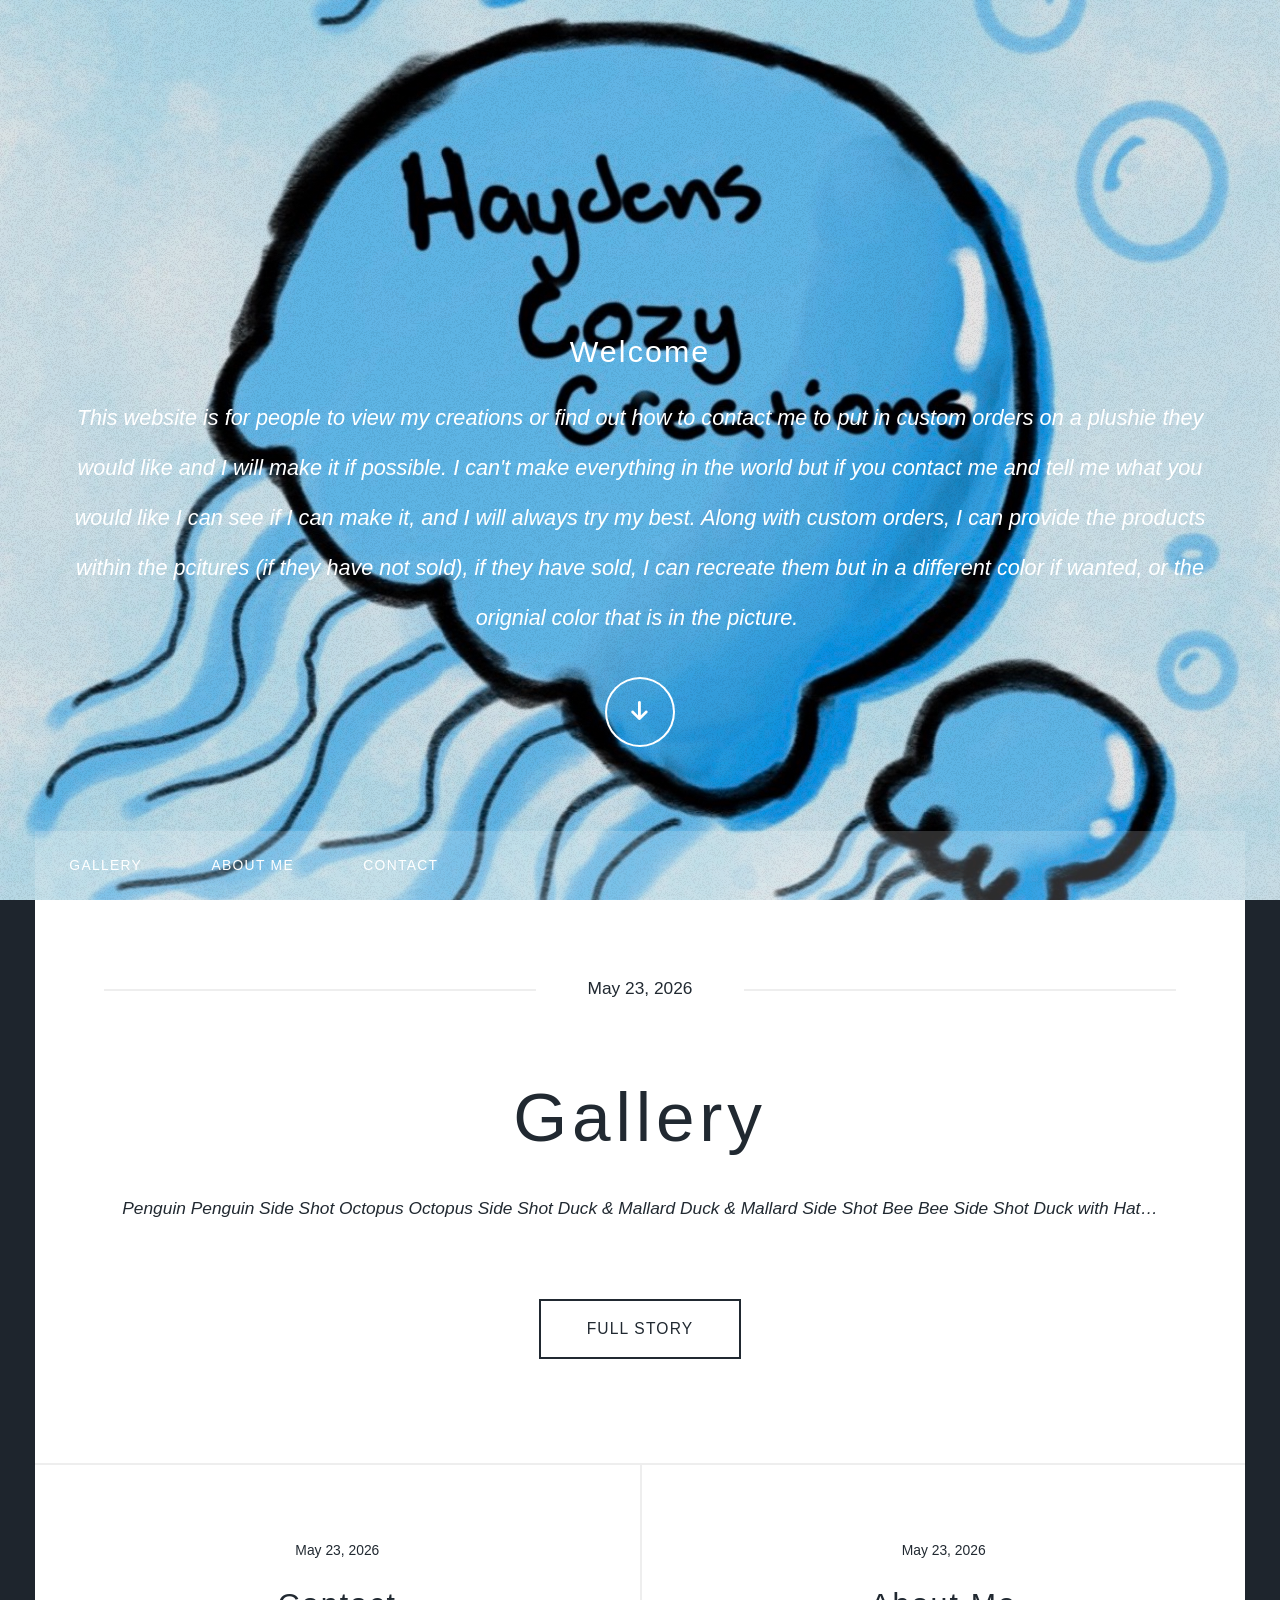
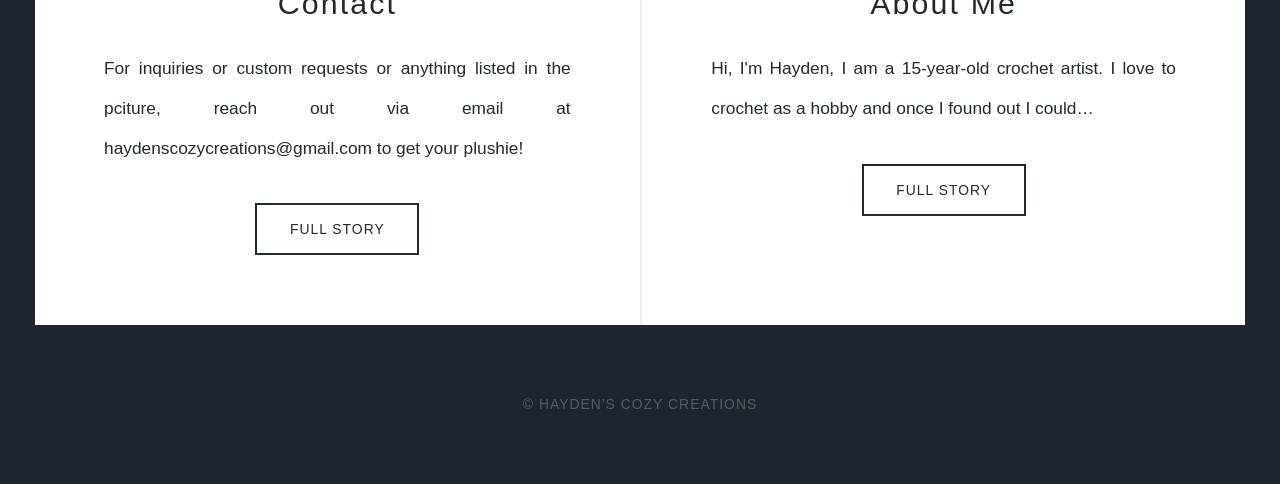
<file: index.html>
<!DOCTYPE html><html lang="en-gb"><head><meta charset="utf-8"><meta http-equiv="X-UA-Compatible" content="IE=edge"><meta name="viewport" content="width=device-width,initial-scale=1,user-scalable=no"><title>Hayden&#x27;s Cozy Creations</title><meta name="generator" content="Publii Open-Source CMS for Static Site"><link rel="canonical" href="https://megahedron.github.io/haydenscozycreations/"><link rel="alternate" type="application/atom+xml" href="https://megahedron.github.io/haydenscozycreations/feed.xml" title="Hayden&#x27;s Cozy Creations - RSS"><link rel="alternate" type="application/json" href="https://megahedron.github.io/haydenscozycreations/feed.json" title="Hayden&#x27;s Cozy Creations - JSON"><meta property="og:title" content="Hayden's Cozy Creations"><meta property="og:image" content="https://megahedron.github.io/haydenscozycreations/media/website/zaruq.jpg"><meta property="og:image:width" content="1024"><meta property="og:image:height" content="1024"><meta property="og:site_name" content="Hayden's Cozy Creations"><meta property="og:description" content=""><meta property="og:url" content="https://megahedron.github.io/haydenscozycreations/"><meta property="og:type" content="website"><link rel="stylesheet" href="https://megahedron.github.io/haydenscozycreations/assets/css/fontawesome-all.min.css?v=85514f933f9e0b82460af63f1a403fa5"><link rel="stylesheet" href="https://megahedron.github.io/haydenscozycreations/assets/css/style.css?v=d934ed7aaa7cf8f9a968b7108ae8d969"><noscript><link rel="stylesheet" href="https://megahedron.github.io/haydenscozycreations/assets/css/noscript.css?v=efa867a99f5064d6729e4dc2008ad50b"></noscript><script type="application/ld+json">{"@context":"http://schema.org","@type":"Organization","name":"Hayden's Cozy Creations","logo":"https://megahedron.github.io/haydenscozycreations/media/website/zaruq.jpg","url":"https://megahedron.github.io/haydenscozycreations/"}</script><style>#wrapper > .bg {
               background-image: url(https://megahedron.github.io/haydenscozycreations/assets/images/overlay.png), linear-gradient(0deg, rgba(0, 0, 0, 0.1), rgba(0, 0, 0, 0.1)), url(https://megahedron.github.io/haydenscozycreations/media/website/IMG_2759.jpeg);
           }</style><noscript><style>img[loading] {
                    opacity: 1;
                }</style></noscript></head><body class="is-preload home-template"><div id="wrapper" class="fade-in"><div id="intro"><h2>Welcome</h2><p>This website is for people to view my creations or find out how to contact me to put in custom orders on a plushie they would like and I will make it if possible. I can't make everything in the world but if you contact me and tell me what you would like I can see if I can make it, and I will always try my best. Along with custom orders, I can provide the products within the pcitures (if they have not sold), if they have sold, I can recreate them but in a different color if wanted, or the orignial color that is in the picture. </p><ul class="actions"><li><a href="#header" class="button icon solid solo fa-arrow-down scrolly">Continue</a></li></ul></div><header id="header"><a class="logo logo-image" href="https://megahedron.github.io/haydenscozycreations/"><img src="https://megahedron.github.io/haydenscozycreations/media/website/zaruq.jpg" alt="Hayden&#x27;s Cozy Creations" width="1024" height="1024"></a></header><nav id="nav"><ul class="links"><li><a href="https://megahedron.github.io/haydenscozycreations/gallery.html" target="_self">Gallery</a></li><li><a href="https://megahedron.github.io/haydenscozycreations/about-me.html" target="_self">About Me</a></li><li><a href="https://megahedron.github.io/haydenscozycreations/contact.html" target="_self">Contact</a></li></ul></nav><main id="main"><article class="post featured"><header class="major"><time datetime="2026-05-23T20:30" class="date">May 23, 2026</time><h2><a href="https://megahedron.github.io/haydenscozycreations/gallery.html">Gallery</a></h2><p>Penguin Penguin Side Shot Octopus Octopus Side Shot Duck &amp; Mallard Duck &amp; Mallard Side Shot Bee Bee Side Shot Duck with Hat&hellip;</p></header><ul class="actions special"><li><a href="https://megahedron.github.io/haydenscozycreations/gallery.html" class="button large">Full Story</a></li></ul></article><section class="posts"><article><header><time datetime="2026-05-23T20:39" class="date">May 23, 2026</time><h2><a href="https://megahedron.github.io/haydenscozycreations/contact.html">Contact</a></h2></header><p>For inquiries or custom requests or anything listed in the pciture, reach out via email at haydenscozycreations@gmail.com to get your plushie!</p><ul class="actions special"><li><a href="https://megahedron.github.io/haydenscozycreations/contact.html" class="button">Full Story</a></li></ul></article><article><header><time datetime="2026-05-23T20:38" class="date">May 23, 2026</time><h2><a href="https://megahedron.github.io/haydenscozycreations/about-me.html">About Me</a></h2></header><p>Hi, I'm Hayden, I am a 15-year-old crochet artist. I love to crochet as a hobby and once I found out I could&hellip;</p><ul class="actions special"><li><a href="https://megahedron.github.io/haydenscozycreations/about-me.html" class="button">Full Story</a></li></ul></article></section></main><footer id="copyright"><ul><li>© Hayden's Cozy Creations</li></ul></footer></div><script src="https://megahedron.github.io/haydenscozycreations/assets/js/jquery.min.js?v=c9771cc3e90e18f5336eedbd0fffb2cf"></script><script src="https://megahedron.github.io/haydenscozycreations/assets/js/jquery.scrollex.min.js?v=f89065e3d988006af9791b44561d7c90"></script><script src="https://megahedron.github.io/haydenscozycreations/assets/js/jquery.scrolly.min.js?v=1ed5a78bde1476875a40f6b9ff44fc14"></script><script src="https://megahedron.github.io/haydenscozycreations/assets/js/browser.min.js?v=c07298dd19048a8a69ad97e754dfe8d0"></script><script src="https://megahedron.github.io/haydenscozycreations/assets/js/breakpoints.min.js?v=81a479eb099e3b187613943b085923b8"></script><script src="https://megahedron.github.io/haydenscozycreations/assets/js/util.min.js?v=4201a626f8c9b614a663b3a1d7d82615"></script><script src="https://megahedron.github.io/haydenscozycreations/assets/js/main.min.js?v=56233c354bd814758be8bff42f7e13a5"></script><script>/*<![CDATA[*/var images=document.querySelectorAll("img[loading]");for(var i=0;i<images.length;i++){if(images[i].complete){images[i].classList.add("is-loaded")}else{images[i].addEventListener("load",function(){this.classList.add("is-loaded")},false)}};/*]]>*/</script></body></html>
</file>
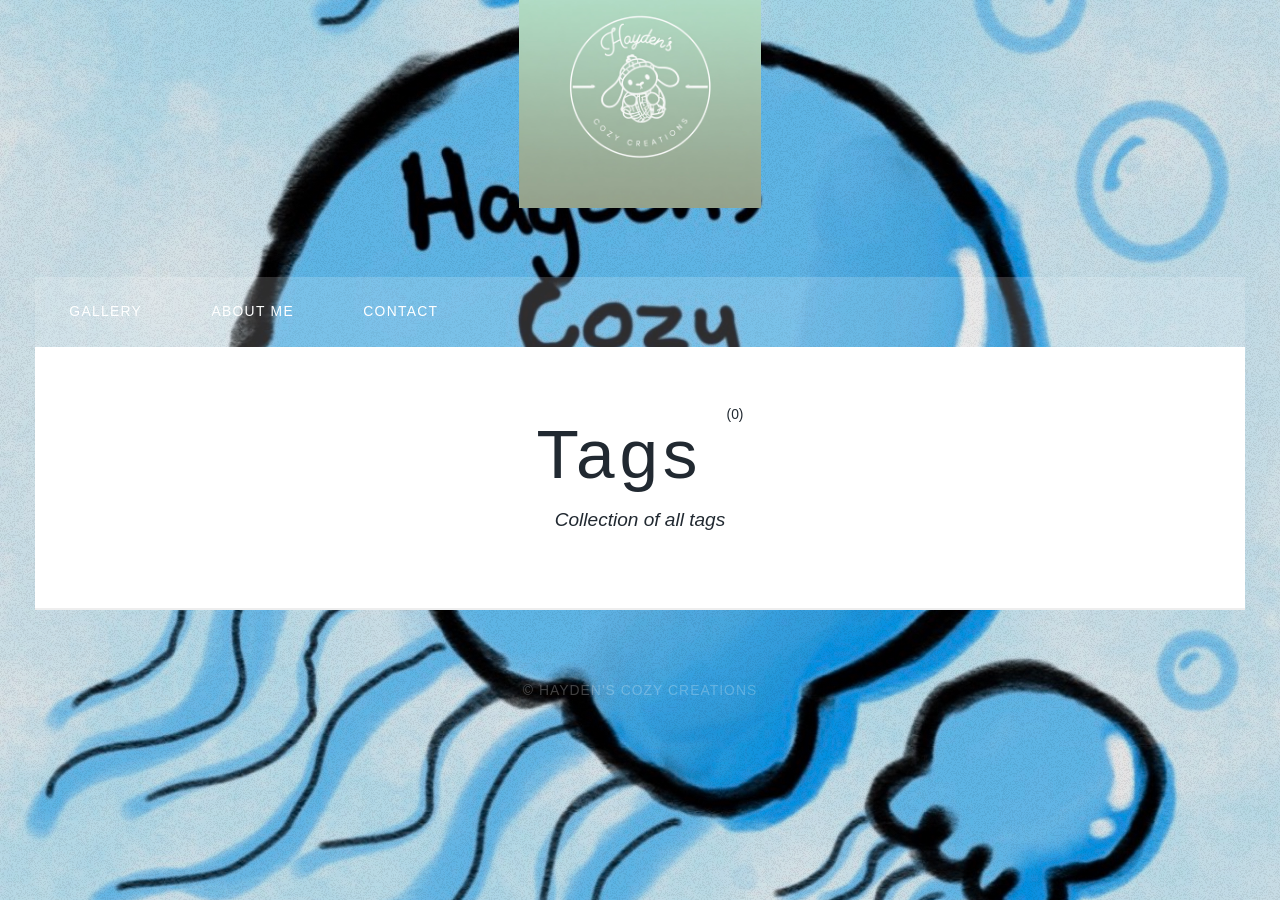
<file: tags/index.html>
<!DOCTYPE html><html lang="en-gb"><head><meta charset="utf-8"><meta http-equiv="X-UA-Compatible" content="IE=edge"><meta name="viewport" content="width=device-width,initial-scale=1,user-scalable=no"><title>All tags - Hayden&#x27;s Cozy Creations</title><meta name="robots" content="noindex, follow"><meta name="generator" content="Publii Open-Source CMS for Static Site"><link rel="alternate" type="application/atom+xml" href="https://megahedron.github.io/haydenscozycreations/feed.xml" title="Hayden&#x27;s Cozy Creations - RSS"><link rel="alternate" type="application/json" href="https://megahedron.github.io/haydenscozycreations/feed.json" title="Hayden&#x27;s Cozy Creations - JSON"><meta property="og:title" content="Hayden's Cozy Creations"><meta property="og:image" content="https://megahedron.github.io/haydenscozycreations/media/website/zaruq.jpg"><meta property="og:image:width" content="1024"><meta property="og:image:height" content="1024"><meta property="og:site_name" content="Hayden's Cozy Creations"><meta property="og:description" content=""><meta property="og:url" content="https://megahedron.github.io/haydenscozycreations/tags/"><meta property="og:type" content="website"><link rel="stylesheet" href="https://megahedron.github.io/haydenscozycreations/assets/css/fontawesome-all.min.css?v=85514f933f9e0b82460af63f1a403fa5"><link rel="stylesheet" href="https://megahedron.github.io/haydenscozycreations/assets/css/style.css?v=d934ed7aaa7cf8f9a968b7108ae8d969"><noscript><link rel="stylesheet" href="https://megahedron.github.io/haydenscozycreations/assets/css/noscript.css?v=efa867a99f5064d6729e4dc2008ad50b"></noscript><script type="application/ld+json">{"@context":"http://schema.org","@type":"Organization","name":"Hayden's Cozy Creations","logo":"https://megahedron.github.io/haydenscozycreations/media/website/zaruq.jpg","url":"https://megahedron.github.io/haydenscozycreations/"}</script><style>#wrapper > .bg {
               background-image: url(https://megahedron.github.io/haydenscozycreations/assets/images/overlay.png), linear-gradient(0deg, rgba(0, 0, 0, 0.1), rgba(0, 0, 0, 0.1)), url(https://megahedron.github.io/haydenscozycreations/media/website/IMG_2759.jpeg);
           }</style><noscript><style>img[loading] {
                    opacity: 1;
                }</style></noscript></head><body class="is-preload tags-template"><div id="wrapper"><header id="header"><a class="logo logo-image" href="https://megahedron.github.io/haydenscozycreations/"><img src="https://megahedron.github.io/haydenscozycreations/media/website/zaruq.jpg" alt="Hayden&#x27;s Cozy Creations" width="1024" height="1024"></a></header><nav id="nav"><ul class="links"><li><a href="https://megahedron.github.io/haydenscozycreations/gallery.html" target="_self">Gallery</a></li><li><a href="https://megahedron.github.io/haydenscozycreations/about-me.html" target="_self">About Me</a></li><li><a href="https://megahedron.github.io/haydenscozycreations/contact.html" target="_self">Contact</a></li></ul></nav><main id="main"><header class="page-header"><h1>Tags <sup>(0)</sup></h1><p>Collection of all tags</p></header><section class="posts"></section></main><footer id="copyright"><ul><li>© Hayden's Cozy Creations</li></ul></footer></div><script src="https://megahedron.github.io/haydenscozycreations/assets/js/jquery.min.js?v=c9771cc3e90e18f5336eedbd0fffb2cf"></script><script src="https://megahedron.github.io/haydenscozycreations/assets/js/jquery.scrollex.min.js?v=f89065e3d988006af9791b44561d7c90"></script><script src="https://megahedron.github.io/haydenscozycreations/assets/js/jquery.scrolly.min.js?v=1ed5a78bde1476875a40f6b9ff44fc14"></script><script src="https://megahedron.github.io/haydenscozycreations/assets/js/browser.min.js?v=c07298dd19048a8a69ad97e754dfe8d0"></script><script src="https://megahedron.github.io/haydenscozycreations/assets/js/breakpoints.min.js?v=81a479eb099e3b187613943b085923b8"></script><script src="https://megahedron.github.io/haydenscozycreations/assets/js/util.min.js?v=4201a626f8c9b614a663b3a1d7d82615"></script><script src="https://megahedron.github.io/haydenscozycreations/assets/js/main.min.js?v=56233c354bd814758be8bff42f7e13a5"></script><script>/*<![CDATA[*/var images=document.querySelectorAll("img[loading]");for(var i=0;i<images.length;i++){if(images[i].complete){images[i].classList.add("is-loaded")}else{images[i].addEventListener("load",function(){this.classList.add("is-loaded")},false)}};/*]]>*/</script></body></html>
</file>
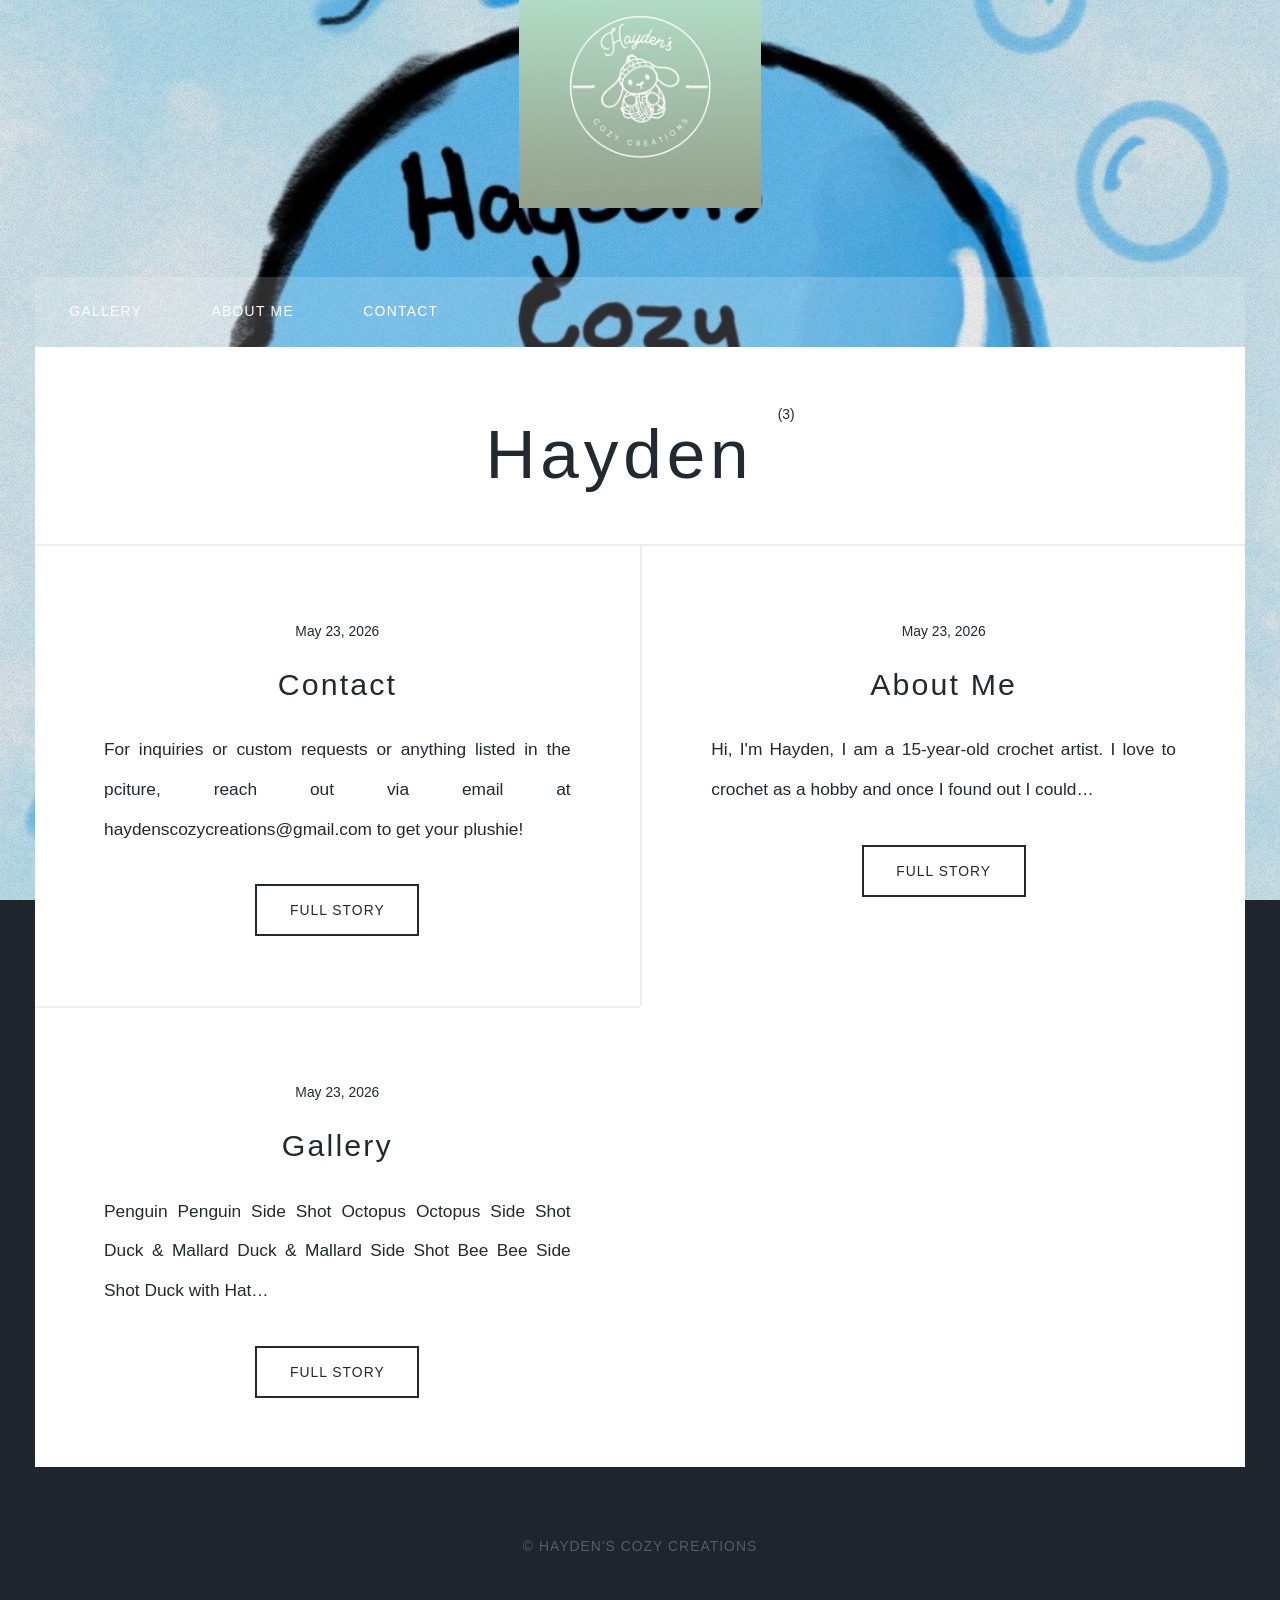
<file: authors/hayden/index.html>
<!DOCTYPE html><html lang="en-gb"><head><meta charset="utf-8"><meta http-equiv="X-UA-Compatible" content="IE=edge"><meta name="viewport" content="width=device-width,initial-scale=1,user-scalable=no"><title>Author: Hayden - Hayden&#x27;s Cozy Creations</title><meta name="robots" content="noindex, follow"><meta name="generator" content="Publii Open-Source CMS for Static Site"><link rel="alternate" type="application/atom+xml" href="https://megahedron.github.io/haydenscozycreations/feed.xml" title="Hayden&#x27;s Cozy Creations - RSS"><link rel="alternate" type="application/json" href="https://megahedron.github.io/haydenscozycreations/feed.json" title="Hayden&#x27;s Cozy Creations - JSON"><meta property="og:title" content="Hayden"><meta property="og:image" content="https://megahedron.github.io/haydenscozycreations/media/website/zaruq.jpg"><meta property="og:image:width" content="1024"><meta property="og:image:height" content="1024"><meta property="og:site_name" content="Hayden's Cozy Creations"><meta property="og:description" content=""><meta property="og:url" content="https://megahedron.github.io/haydenscozycreations/authors/hayden/"><meta property="og:type" content="website"><link rel="stylesheet" href="https://megahedron.github.io/haydenscozycreations/assets/css/fontawesome-all.min.css?v=85514f933f9e0b82460af63f1a403fa5"><link rel="stylesheet" href="https://megahedron.github.io/haydenscozycreations/assets/css/style.css?v=d934ed7aaa7cf8f9a968b7108ae8d969"><noscript><link rel="stylesheet" href="https://megahedron.github.io/haydenscozycreations/assets/css/noscript.css?v=efa867a99f5064d6729e4dc2008ad50b"></noscript><script type="application/ld+json">{"@context":"http://schema.org","@type":"Organization","name":"Hayden's Cozy Creations","logo":"https://megahedron.github.io/haydenscozycreations/media/website/zaruq.jpg","url":"https://megahedron.github.io/haydenscozycreations/"}</script><style>#wrapper > .bg {
               background-image: url(https://megahedron.github.io/haydenscozycreations/assets/images/overlay.png), linear-gradient(0deg, rgba(0, 0, 0, 0.1), rgba(0, 0, 0, 0.1)), url(https://megahedron.github.io/haydenscozycreations/media/website/IMG_2759.jpeg);
           }</style><noscript><style>img[loading] {
                    opacity: 1;
                }</style></noscript></head><body class="is-preload author-template"><div id="wrapper"><header id="header"><a class="logo logo-image" href="https://megahedron.github.io/haydenscozycreations/"><img src="https://megahedron.github.io/haydenscozycreations/media/website/zaruq.jpg" alt="Hayden&#x27;s Cozy Creations" width="1024" height="1024"></a></header><nav id="nav"><ul class="links"><li><a href="https://megahedron.github.io/haydenscozycreations/gallery.html" target="_self">Gallery</a></li><li><a href="https://megahedron.github.io/haydenscozycreations/about-me.html" target="_self">About Me</a></li><li><a href="https://megahedron.github.io/haydenscozycreations/contact.html" target="_self">Contact</a></li></ul></nav><main id="main"><header class="page-header author-header"><h1>Hayden <sup>(3)</sup></h1></header><section class="posts"><article><header><time datetime="2026-05-23T20:39" class="date">May 23, 2026</time><h2><a href="https://megahedron.github.io/haydenscozycreations/contact.html">Contact</a></h2></header><p>For inquiries or custom requests or anything listed in the pciture, reach out via email at haydenscozycreations@gmail.com to get your plushie!</p><ul class="actions special"><li><a href="https://megahedron.github.io/haydenscozycreations/contact.html" class="button">Full Story</a></li></ul></article><article><header><time datetime="2026-05-23T20:38" class="date">May 23, 2026</time><h2><a href="https://megahedron.github.io/haydenscozycreations/about-me.html">About Me</a></h2></header><p>Hi, I'm Hayden, I am a 15-year-old crochet artist. I love to crochet as a hobby and once I found out I could&hellip;</p><ul class="actions special"><li><a href="https://megahedron.github.io/haydenscozycreations/about-me.html" class="button">Full Story</a></li></ul></article><article><header><time datetime="2026-05-23T20:30" class="date">May 23, 2026</time><h2><a href="https://megahedron.github.io/haydenscozycreations/gallery.html">Gallery</a></h2></header><p>Penguin Penguin Side Shot Octopus Octopus Side Shot Duck &amp; Mallard Duck &amp; Mallard Side Shot Bee Bee Side Shot Duck with Hat&hellip;</p><ul class="actions special"><li><a href="https://megahedron.github.io/haydenscozycreations/gallery.html" class="button">Full Story</a></li></ul></article></section></main><footer id="copyright"><ul><li>© Hayden's Cozy Creations</li></ul></footer></div><script src="https://megahedron.github.io/haydenscozycreations/assets/js/jquery.min.js?v=c9771cc3e90e18f5336eedbd0fffb2cf"></script><script src="https://megahedron.github.io/haydenscozycreations/assets/js/jquery.scrollex.min.js?v=f89065e3d988006af9791b44561d7c90"></script><script src="https://megahedron.github.io/haydenscozycreations/assets/js/jquery.scrolly.min.js?v=1ed5a78bde1476875a40f6b9ff44fc14"></script><script src="https://megahedron.github.io/haydenscozycreations/assets/js/browser.min.js?v=c07298dd19048a8a69ad97e754dfe8d0"></script><script src="https://megahedron.github.io/haydenscozycreations/assets/js/breakpoints.min.js?v=81a479eb099e3b187613943b085923b8"></script><script src="https://megahedron.github.io/haydenscozycreations/assets/js/util.min.js?v=4201a626f8c9b614a663b3a1d7d82615"></script><script src="https://megahedron.github.io/haydenscozycreations/assets/js/main.min.js?v=56233c354bd814758be8bff42f7e13a5"></script><script>/*<![CDATA[*/var images=document.querySelectorAll("img[loading]");for(var i=0;i<images.length;i++){if(images[i].complete){images[i].classList.add("is-loaded")}else{images[i].addEventListener("load",function(){this.classList.add("is-loaded")},false)}};/*]]>*/</script></body></html>
</file>
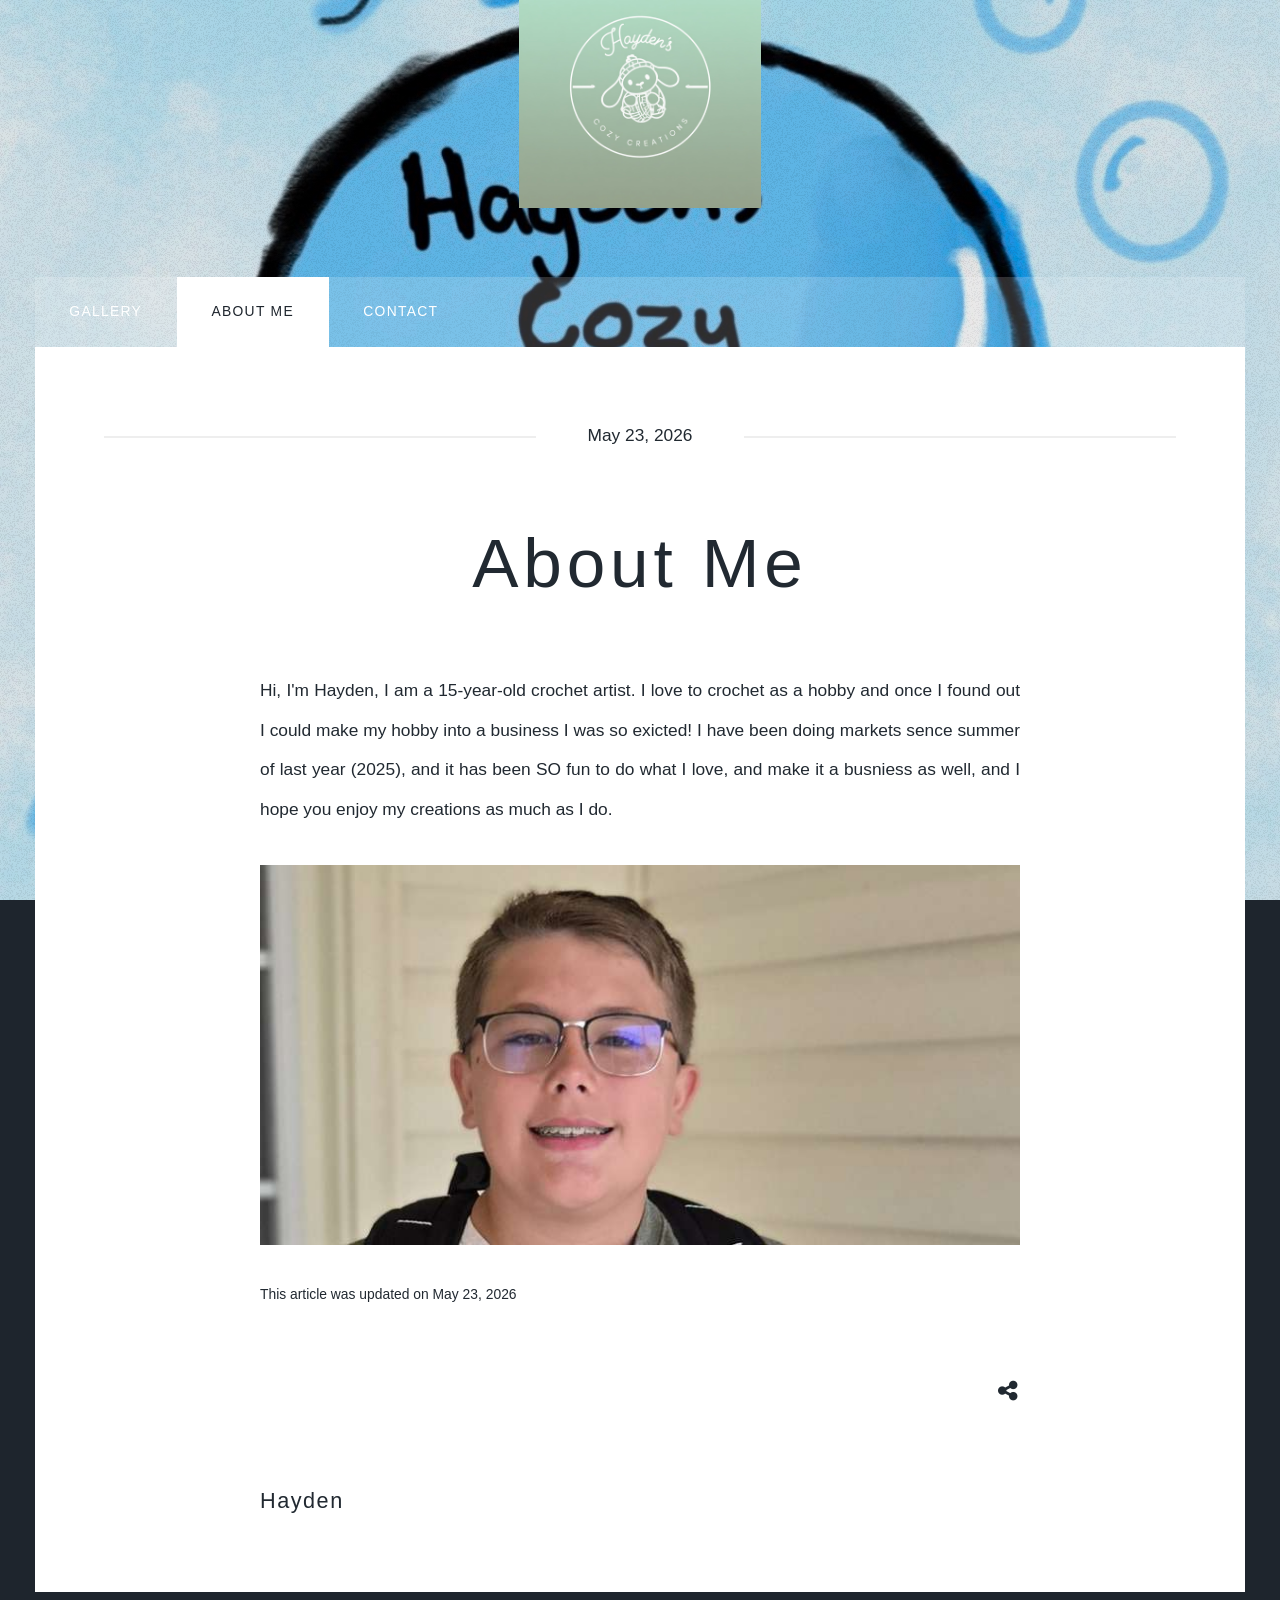
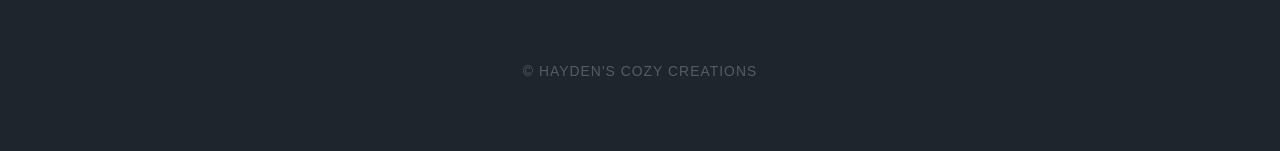
<file: about-me.html>
<!DOCTYPE html><html lang="en-gb"><head><meta charset="utf-8"><meta http-equiv="X-UA-Compatible" content="IE=edge"><meta name="viewport" content="width=device-width,initial-scale=1,user-scalable=no"><title>About Me - Hayden&#x27;s Cozy Creations</title><meta name="description" content="Hi, I'm Hayden, I am a 15-year-old crochet artist. I love to crochet as a hobby and once I found out I could&hellip;"><meta name="generator" content="Publii Open-Source CMS for Static Site"><link rel="canonical" href="https://megahedron.github.io/haydenscozycreations/about-me.html"><link rel="alternate" type="application/atom+xml" href="https://megahedron.github.io/haydenscozycreations/feed.xml" title="Hayden&#x27;s Cozy Creations - RSS"><link rel="alternate" type="application/json" href="https://megahedron.github.io/haydenscozycreations/feed.json" title="Hayden&#x27;s Cozy Creations - JSON"><meta property="og:title" content="About Me"><meta property="og:image" content="https://megahedron.github.io/haydenscozycreations/media/website/zaruq.jpg"><meta property="og:image:width" content="1024"><meta property="og:image:height" content="1024"><meta property="og:site_name" content="Hayden's Cozy Creations"><meta property="og:description" content="Hi, I'm Hayden, I am a 15-year-old crochet artist. I love to crochet as a hobby and once I found out I could&hellip;"><meta property="og:url" content="https://megahedron.github.io/haydenscozycreations/about-me.html"><meta property="og:type" content="article"><link rel="stylesheet" href="https://megahedron.github.io/haydenscozycreations/assets/css/fontawesome-all.min.css?v=85514f933f9e0b82460af63f1a403fa5"><link rel="stylesheet" href="https://megahedron.github.io/haydenscozycreations/assets/css/style.css?v=d934ed7aaa7cf8f9a968b7108ae8d969"><noscript><link rel="stylesheet" href="https://megahedron.github.io/haydenscozycreations/assets/css/noscript.css?v=efa867a99f5064d6729e4dc2008ad50b"></noscript><script type="application/ld+json">{"@context":"http://schema.org","@type":"Article","mainEntityOfPage":{"@type":"WebPage","@id":"https://megahedron.github.io/haydenscozycreations/about-me.html"},"headline":"About Me","datePublished":"2026-05-23T20:38-04:00","dateModified":"2026-05-23T21:59-04:00","image":{"@type":"ImageObject","url":"https://megahedron.github.io/haydenscozycreations/media/website/zaruq.jpg","height":1024,"width":1024},"description":"Hi, I'm Hayden, I am a 15-year-old crochet artist. I love to crochet as a hobby and once I found out I could&hellip;","author":{"@type":"Person","name":"Hayden","url":"https://megahedron.github.io/haydenscozycreations/authors/hayden/"},"publisher":{"@type":"Organization","name":"Hayden","logo":{"@type":"ImageObject","url":"https://megahedron.github.io/haydenscozycreations/media/website/zaruq.jpg","height":1024,"width":1024}}}</script><style>#wrapper > .bg {
               background-image: url(https://megahedron.github.io/haydenscozycreations/assets/images/overlay.png), linear-gradient(0deg, rgba(0, 0, 0, 0.1), rgba(0, 0, 0, 0.1)), url(https://megahedron.github.io/haydenscozycreations/media/website/IMG_2759.jpeg);
           }</style><noscript><style>img[loading] {
                    opacity: 1;
                }</style></noscript></head><body class="is-preload post-template"><div id="wrapper"><header id="header"><a class="logo logo-image" href="https://megahedron.github.io/haydenscozycreations/"><img src="https://megahedron.github.io/haydenscozycreations/media/website/zaruq.jpg" alt="Hayden&#x27;s Cozy Creations" width="1024" height="1024"></a></header><nav id="nav"><ul class="links"><li><a href="https://megahedron.github.io/haydenscozycreations/gallery.html" target="_self">Gallery</a></li><li class="active"><a href="https://megahedron.github.io/haydenscozycreations/about-me.html" target="_self">About Me</a></li><li><a href="https://megahedron.github.io/haydenscozycreations/contact.html" target="_self">Contact</a></li></ul></nav><main id="main"><article class="post"><header class="major"><time datetime="2026-05-23T20:38" class="date">May 23, 2026</time><h1>About Me</h1><p class="post__inner"></p></header><div class="post__inner post__entry"><p>Hi, I'm Hayden, I am a 15-year-old crochet artist. I love to crochet as a hobby and once I found out I could make my hobby into a business I was so exicted! I have been doing markets sence summer of last year (2025), and it has been SO fun to do what I love, and make it a busniess as well, and I hope you enjoy my creations as much as I do. </p><figure class="post__image post__image--wide"><img loading="lazy" src="https://megahedron.github.io/haydenscozycreations/media/posts/3/hayden.jpg" alt="Hayden" width="1081" height="540" sizes="(max-width: 48em) 100vw, 768px" srcset="https://megahedron.github.io/haydenscozycreations/media/posts/3/responsive/hayden-xs.jpg 300w, https://megahedron.github.io/haydenscozycreations/media/posts/3/responsive/hayden-sm.jpg 480w, https://megahedron.github.io/haydenscozycreations/media/posts/3/responsive/hayden-md.jpg 768w, https://megahedron.github.io/haydenscozycreations/media/posts/3/responsive/hayden-lg.jpg 1024w, https://megahedron.github.io/haydenscozycreations/media/posts/3/responsive/hayden-xl.jpg 1360w, https://megahedron.github.io/haydenscozycreations/media/posts/3/responsive/hayden-2xl.jpg 1600w"></figure></div><footer class="post__inner post__footer"><p class="post__last-updated">This article was updated on May 23, 2026</p><div class="post__share-tag-container"><div class="post__share"><button class="post__share-button js-post__share-button icon" aria-label="Share button"><i class="fas fa-share-alt"></i></button><div class="post__share-popup js-post__share-popup"></div></div></div><div class="post__bio"><div><h3><a href="https://megahedron.github.io/haydenscozycreations/authors/hayden/" class="invert" rel="author">Hayden</a></h3></div></div></footer></article></main><footer id="copyright"><ul><li>© Hayden's Cozy Creations</li></ul></footer></div><script src="https://megahedron.github.io/haydenscozycreations/assets/js/jquery.min.js?v=c9771cc3e90e18f5336eedbd0fffb2cf"></script><script src="https://megahedron.github.io/haydenscozycreations/assets/js/jquery.scrollex.min.js?v=f89065e3d988006af9791b44561d7c90"></script><script src="https://megahedron.github.io/haydenscozycreations/assets/js/jquery.scrolly.min.js?v=1ed5a78bde1476875a40f6b9ff44fc14"></script><script src="https://megahedron.github.io/haydenscozycreations/assets/js/browser.min.js?v=c07298dd19048a8a69ad97e754dfe8d0"></script><script src="https://megahedron.github.io/haydenscozycreations/assets/js/breakpoints.min.js?v=81a479eb099e3b187613943b085923b8"></script><script src="https://megahedron.github.io/haydenscozycreations/assets/js/util.min.js?v=4201a626f8c9b614a663b3a1d7d82615"></script><script src="https://megahedron.github.io/haydenscozycreations/assets/js/main.min.js?v=56233c354bd814758be8bff42f7e13a5"></script><script>/*<![CDATA[*/var images=document.querySelectorAll("img[loading]");for(var i=0;i<images.length;i++){if(images[i].complete){images[i].classList.add("is-loaded")}else{images[i].addEventListener("load",function(){this.classList.add("is-loaded")},false)}};/*]]>*/</script></body></html>
</file>
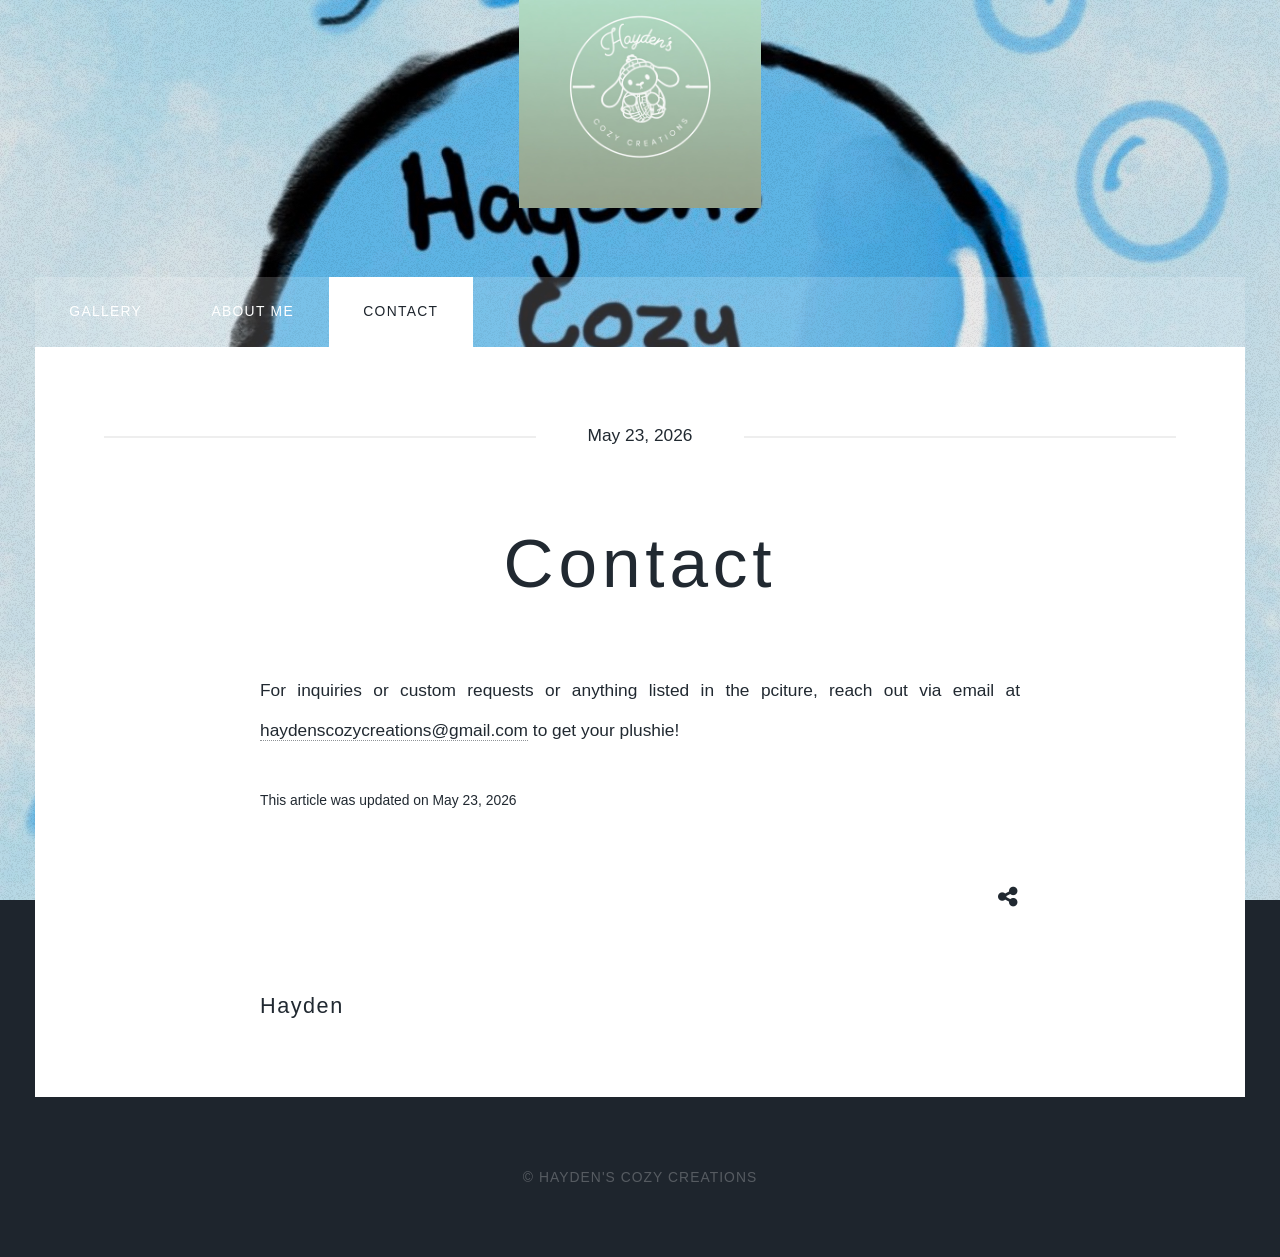
<file: contact.html>
<!DOCTYPE html><html lang="en-gb"><head><meta charset="utf-8"><meta http-equiv="X-UA-Compatible" content="IE=edge"><meta name="viewport" content="width=device-width,initial-scale=1,user-scalable=no"><title>Contact - Hayden&#x27;s Cozy Creations</title><meta name="description" content="For inquiries or custom requests or anything listed in the pciture, reach out via email at haydenscozycreations@gmail.com to get your plushie!"><meta name="generator" content="Publii Open-Source CMS for Static Site"><link rel="canonical" href="https://megahedron.github.io/haydenscozycreations/contact.html"><link rel="alternate" type="application/atom+xml" href="https://megahedron.github.io/haydenscozycreations/feed.xml" title="Hayden&#x27;s Cozy Creations - RSS"><link rel="alternate" type="application/json" href="https://megahedron.github.io/haydenscozycreations/feed.json" title="Hayden&#x27;s Cozy Creations - JSON"><meta property="og:title" content="Contact"><meta property="og:image" content="https://megahedron.github.io/haydenscozycreations/media/website/zaruq.jpg"><meta property="og:image:width" content="1024"><meta property="og:image:height" content="1024"><meta property="og:site_name" content="Hayden's Cozy Creations"><meta property="og:description" content="For inquiries or custom requests or anything listed in the pciture, reach out via email at haydenscozycreations@gmail.com to get your plushie!"><meta property="og:url" content="https://megahedron.github.io/haydenscozycreations/contact.html"><meta property="og:type" content="article"><link rel="stylesheet" href="https://megahedron.github.io/haydenscozycreations/assets/css/fontawesome-all.min.css?v=85514f933f9e0b82460af63f1a403fa5"><link rel="stylesheet" href="https://megahedron.github.io/haydenscozycreations/assets/css/style.css?v=d934ed7aaa7cf8f9a968b7108ae8d969"><noscript><link rel="stylesheet" href="https://megahedron.github.io/haydenscozycreations/assets/css/noscript.css?v=efa867a99f5064d6729e4dc2008ad50b"></noscript><script type="application/ld+json">{"@context":"http://schema.org","@type":"Article","mainEntityOfPage":{"@type":"WebPage","@id":"https://megahedron.github.io/haydenscozycreations/contact.html"},"headline":"Contact","datePublished":"2026-05-23T20:39-04:00","dateModified":"2026-05-23T22:00-04:00","image":{"@type":"ImageObject","url":"https://megahedron.github.io/haydenscozycreations/media/website/zaruq.jpg","height":1024,"width":1024},"description":"For inquiries or custom requests or anything listed in the pciture, reach out via email at haydenscozycreations@gmail.com to get your plushie!","author":{"@type":"Person","name":"Hayden","url":"https://megahedron.github.io/haydenscozycreations/authors/hayden/"},"publisher":{"@type":"Organization","name":"Hayden","logo":{"@type":"ImageObject","url":"https://megahedron.github.io/haydenscozycreations/media/website/zaruq.jpg","height":1024,"width":1024}}}</script><style>#wrapper > .bg {
               background-image: url(https://megahedron.github.io/haydenscozycreations/assets/images/overlay.png), linear-gradient(0deg, rgba(0, 0, 0, 0.1), rgba(0, 0, 0, 0.1)), url(https://megahedron.github.io/haydenscozycreations/media/website/IMG_2759.jpeg);
           }</style><noscript><style>img[loading] {
                    opacity: 1;
                }</style></noscript></head><body class="is-preload post-template"><div id="wrapper"><header id="header"><a class="logo logo-image" href="https://megahedron.github.io/haydenscozycreations/"><img src="https://megahedron.github.io/haydenscozycreations/media/website/zaruq.jpg" alt="Hayden&#x27;s Cozy Creations" width="1024" height="1024"></a></header><nav id="nav"><ul class="links"><li><a href="https://megahedron.github.io/haydenscozycreations/gallery.html" target="_self">Gallery</a></li><li><a href="https://megahedron.github.io/haydenscozycreations/about-me.html" target="_self">About Me</a></li><li class="active"><a href="https://megahedron.github.io/haydenscozycreations/contact.html" target="_self">Contact</a></li></ul></nav><main id="main"><article class="post"><header class="major"><time datetime="2026-05-23T20:39" class="date">May 23, 2026</time><h1>Contact</h1><p class="post__inner"></p></header><div class="post__inner post__entry"><section id="contact" class="visible"><p>For inquiries or custom requests or anything listed in the pciture, reach out via email at<a href="mailto:haydenscozycreations@gmail.com"> haydenscozycreations@gmail.com</a> to get your plushie! </p></section></div><footer class="post__inner post__footer"><p class="post__last-updated">This article was updated on May 23, 2026</p><div class="post__share-tag-container"><div class="post__share"><button class="post__share-button js-post__share-button icon" aria-label="Share button"><i class="fas fa-share-alt"></i></button><div class="post__share-popup js-post__share-popup"></div></div></div><div class="post__bio"><div><h3><a href="https://megahedron.github.io/haydenscozycreations/authors/hayden/" class="invert" rel="author">Hayden</a></h3></div></div></footer></article></main><footer id="copyright"><ul><li>© Hayden's Cozy Creations</li></ul></footer></div><script src="https://megahedron.github.io/haydenscozycreations/assets/js/jquery.min.js?v=c9771cc3e90e18f5336eedbd0fffb2cf"></script><script src="https://megahedron.github.io/haydenscozycreations/assets/js/jquery.scrollex.min.js?v=f89065e3d988006af9791b44561d7c90"></script><script src="https://megahedron.github.io/haydenscozycreations/assets/js/jquery.scrolly.min.js?v=1ed5a78bde1476875a40f6b9ff44fc14"></script><script src="https://megahedron.github.io/haydenscozycreations/assets/js/browser.min.js?v=c07298dd19048a8a69ad97e754dfe8d0"></script><script src="https://megahedron.github.io/haydenscozycreations/assets/js/breakpoints.min.js?v=81a479eb099e3b187613943b085923b8"></script><script src="https://megahedron.github.io/haydenscozycreations/assets/js/util.min.js?v=4201a626f8c9b614a663b3a1d7d82615"></script><script src="https://megahedron.github.io/haydenscozycreations/assets/js/main.min.js?v=56233c354bd814758be8bff42f7e13a5"></script><script>/*<![CDATA[*/var images=document.querySelectorAll("img[loading]");for(var i=0;i<images.length;i++){if(images[i].complete){images[i].classList.add("is-loaded")}else{images[i].addEventListener("load",function(){this.classList.add("is-loaded")},false)}};/*]]>*/</script></body></html>
</file>
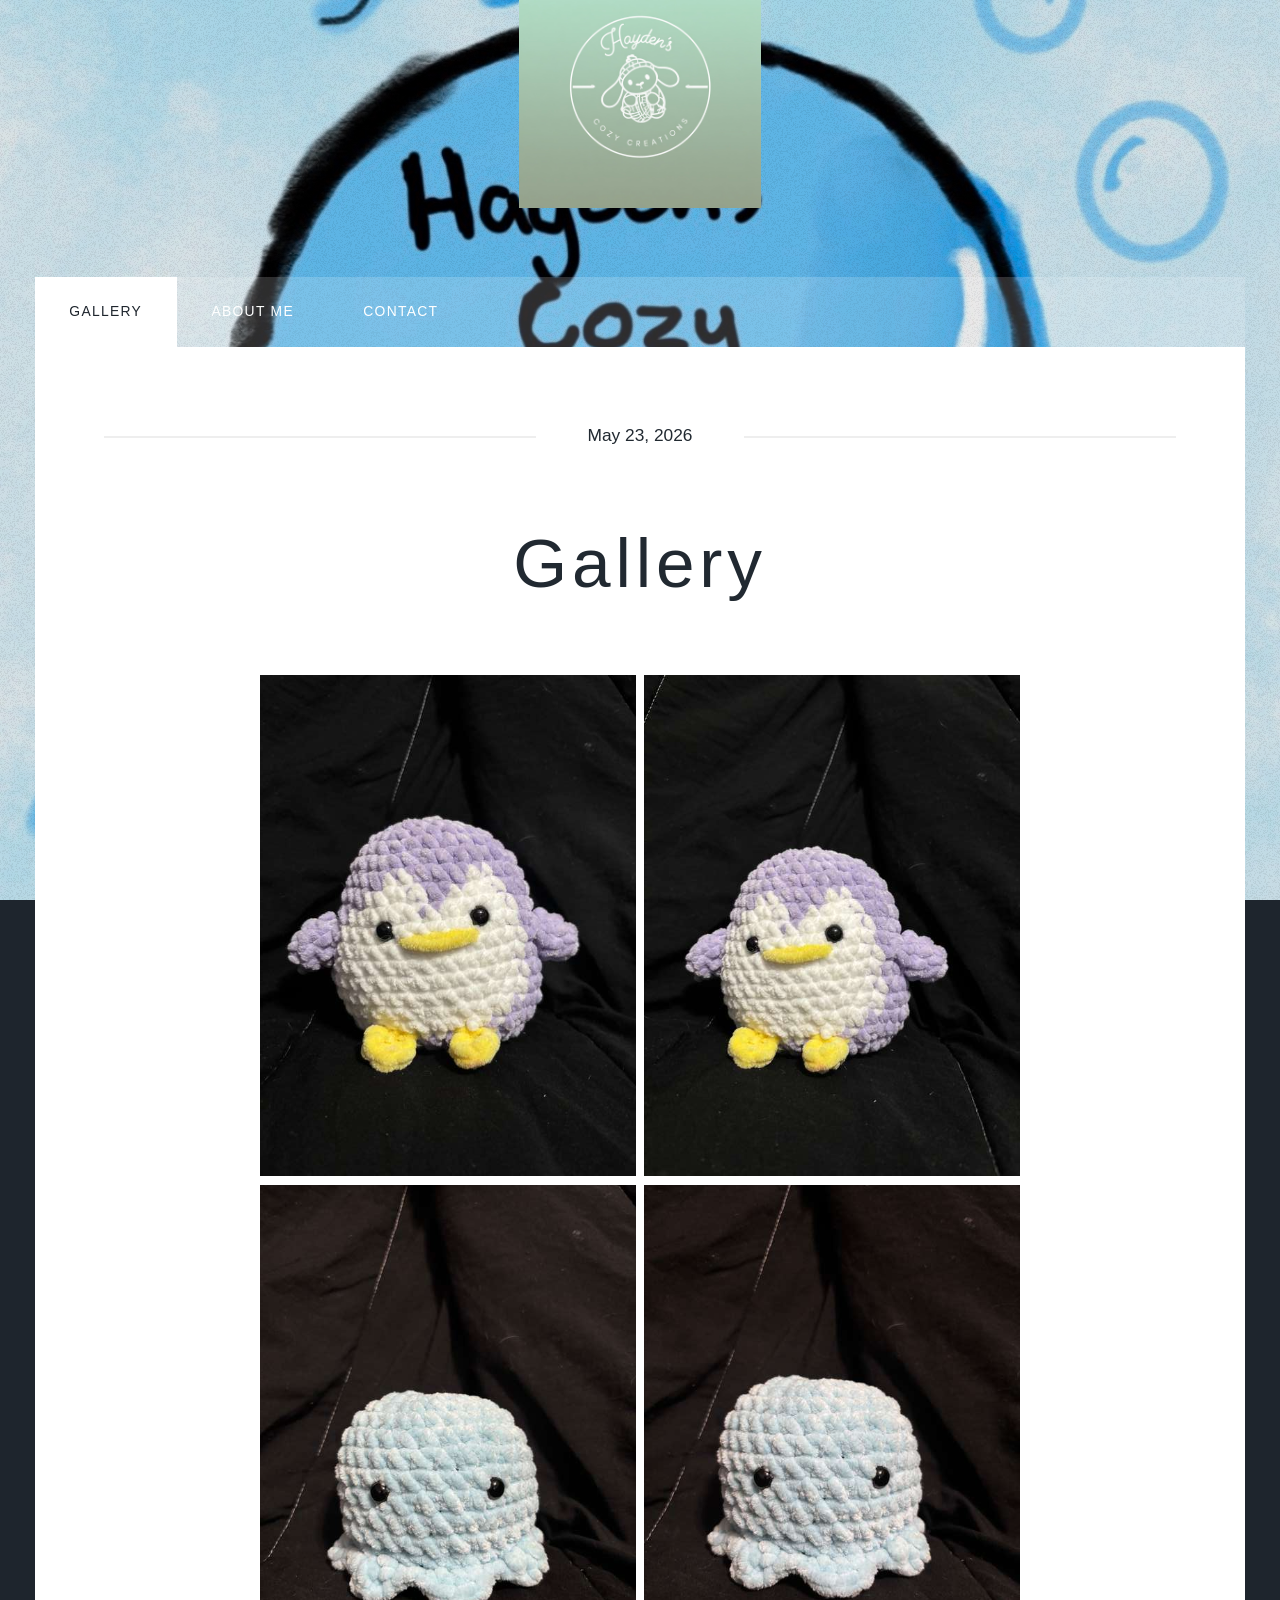
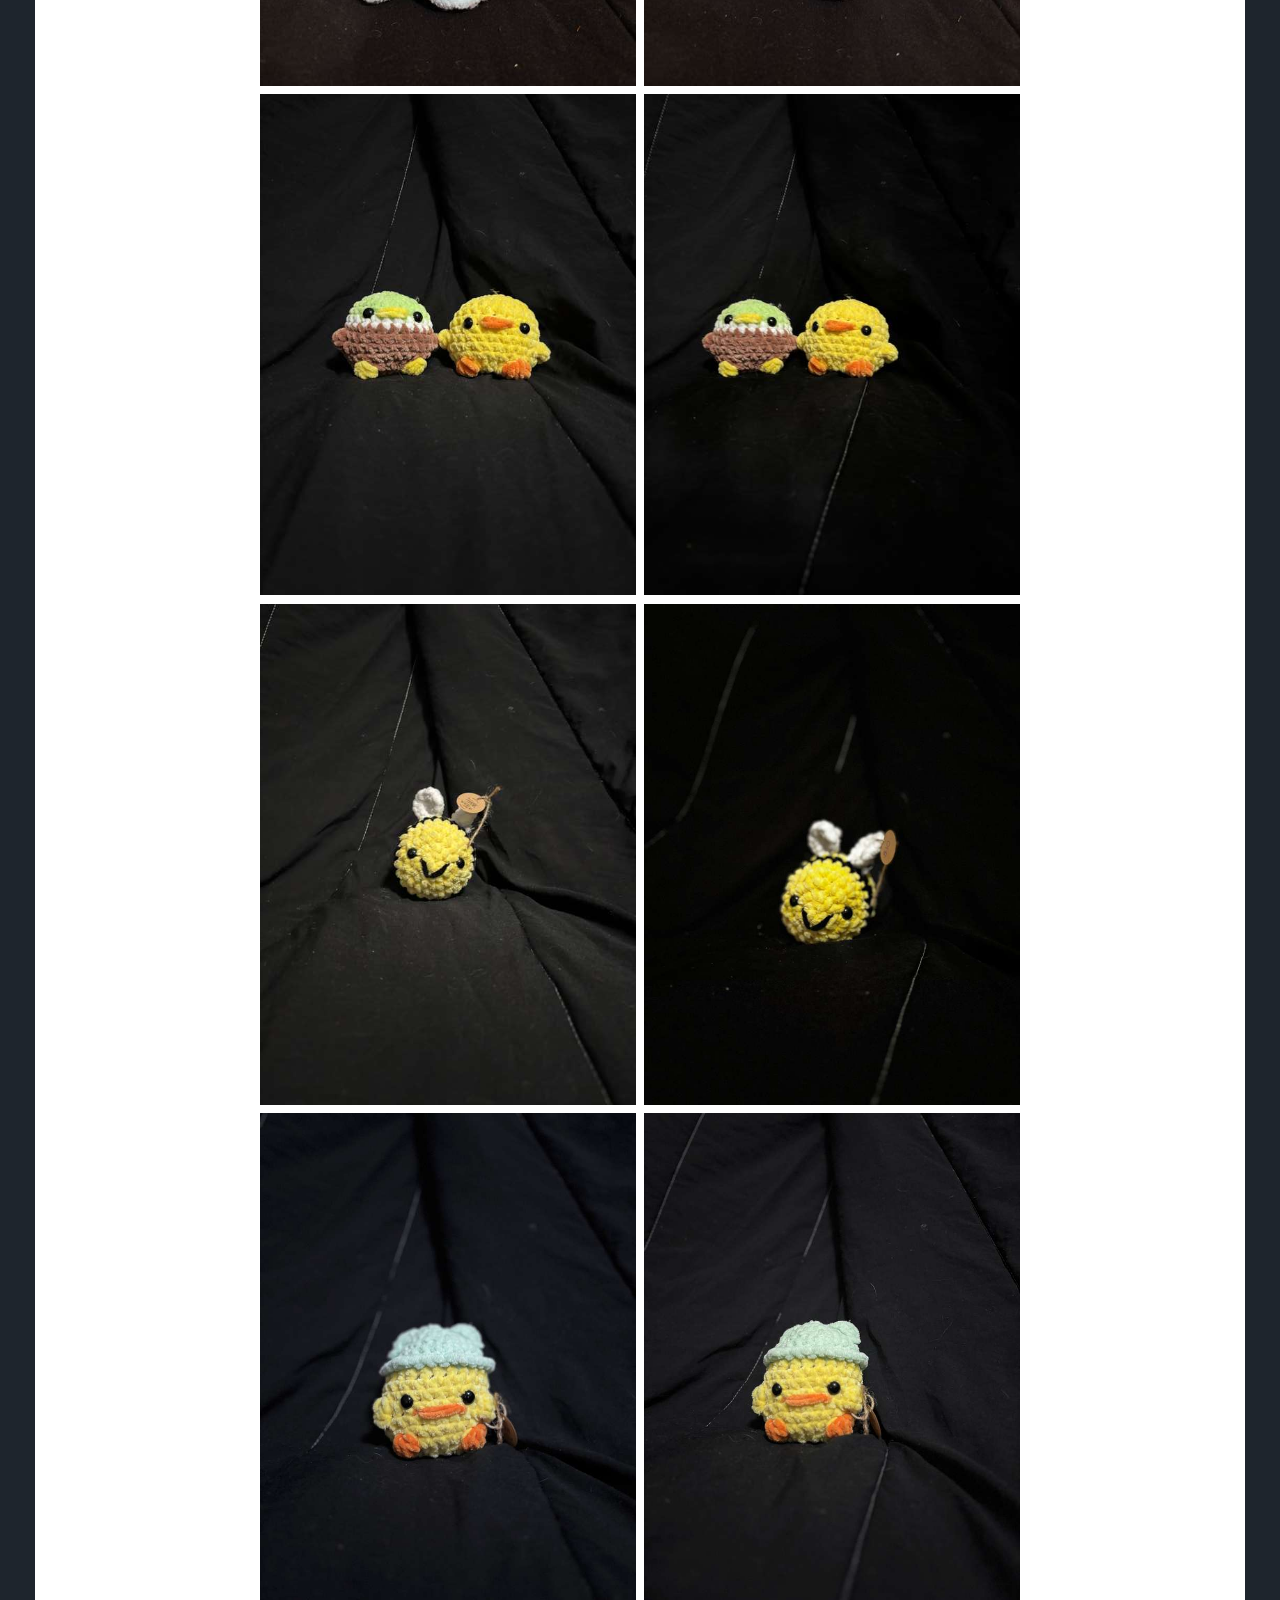
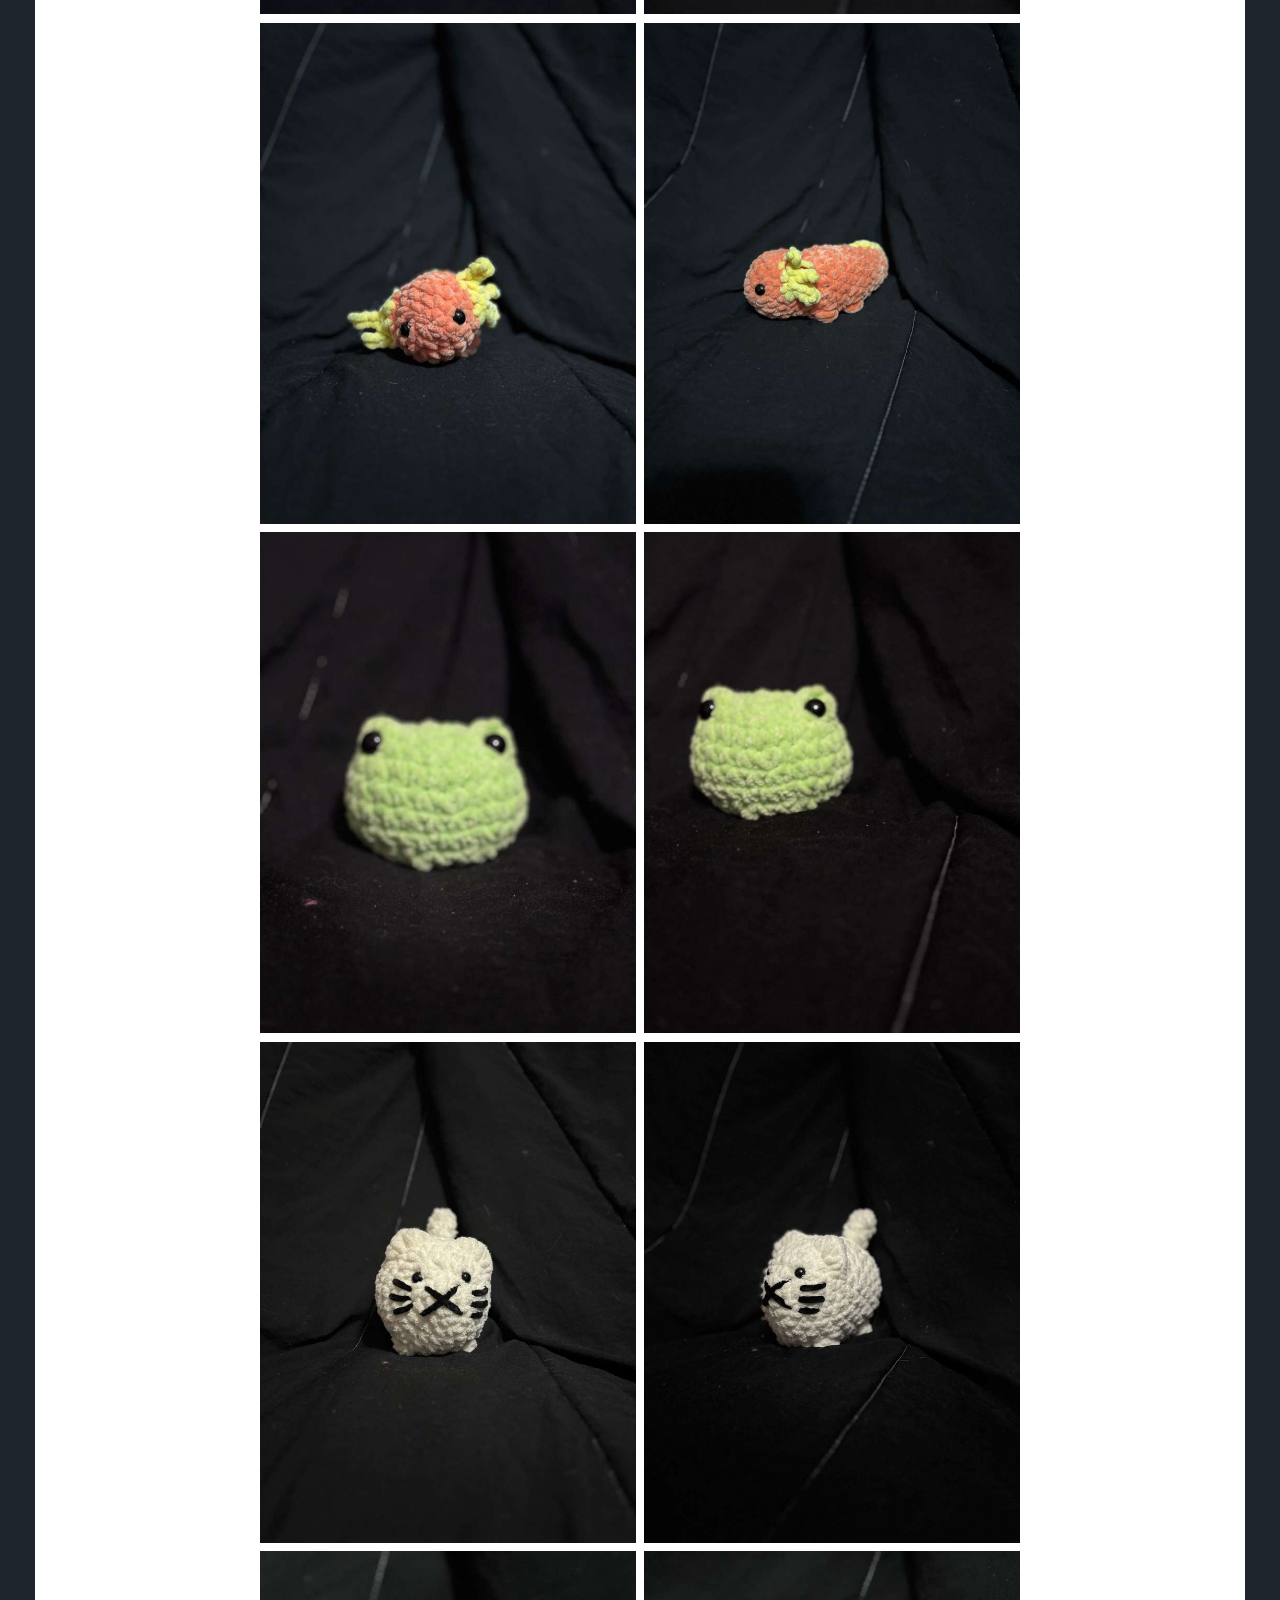
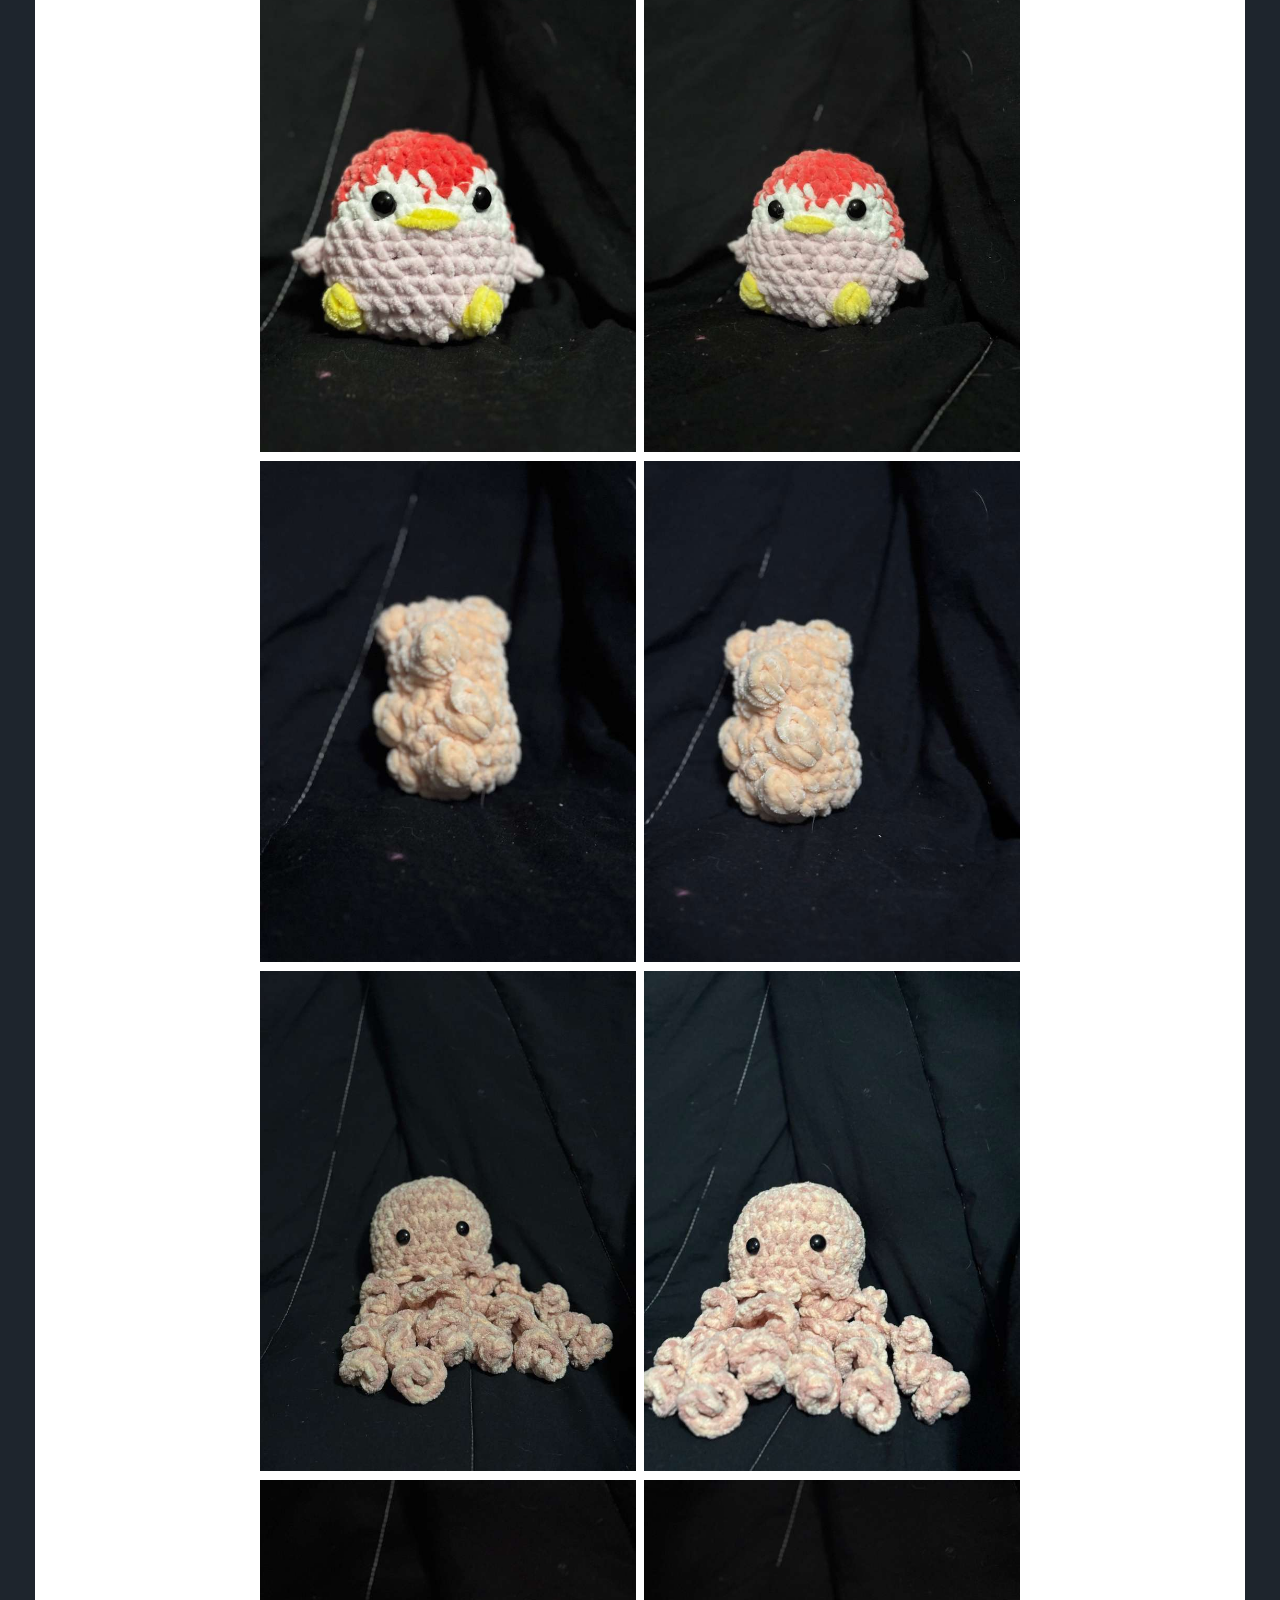
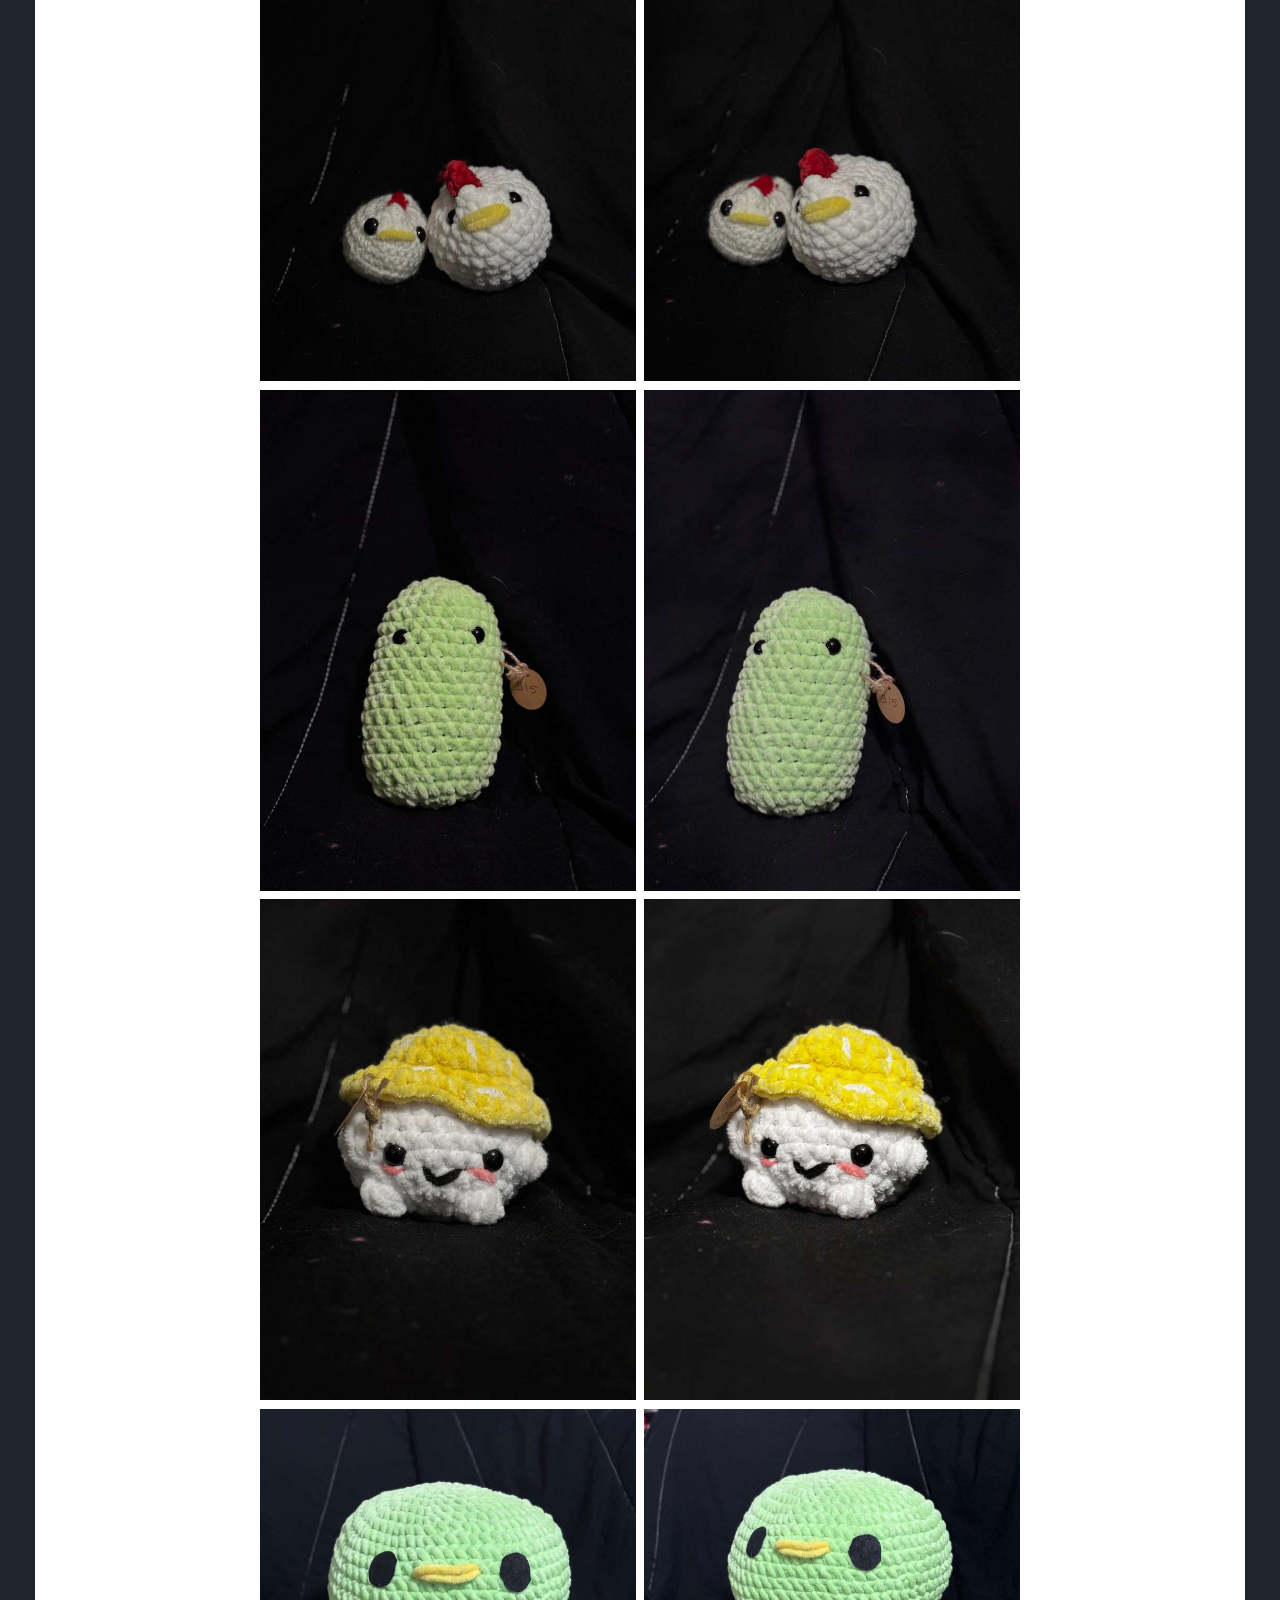
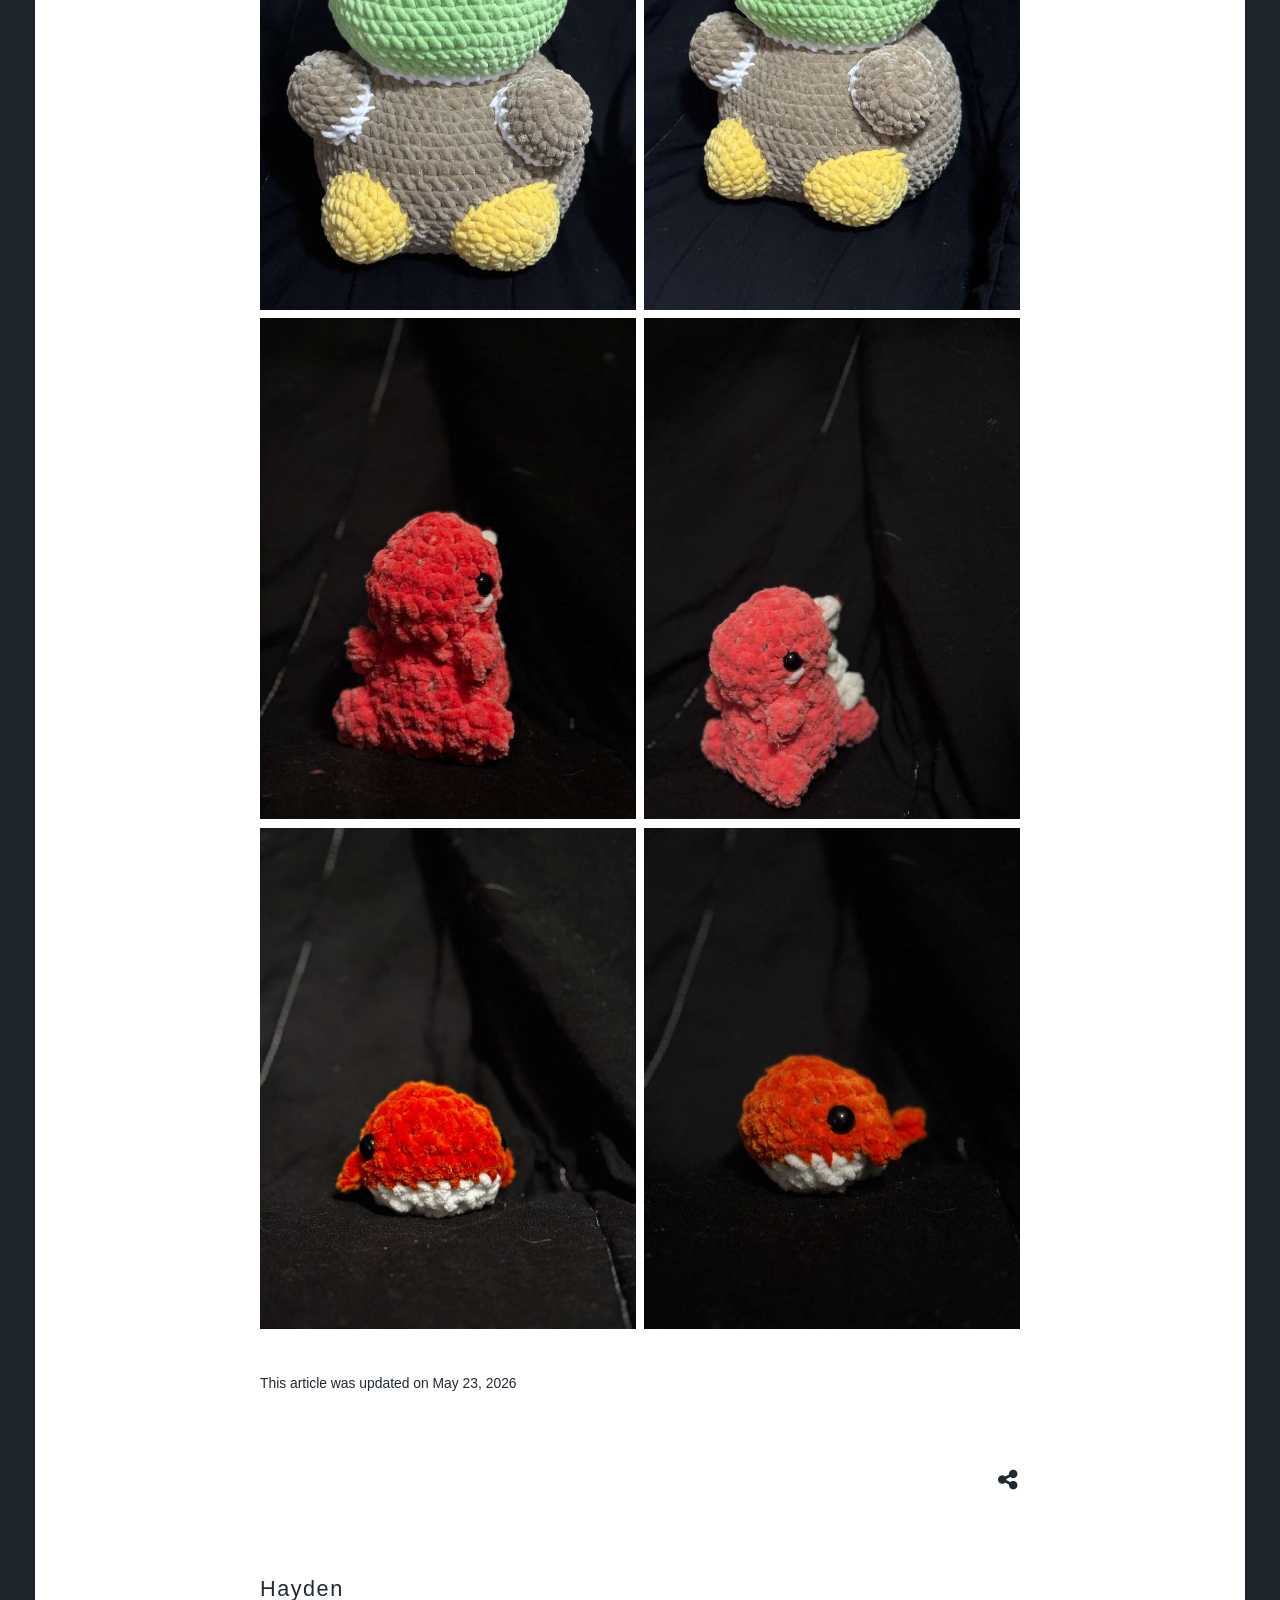
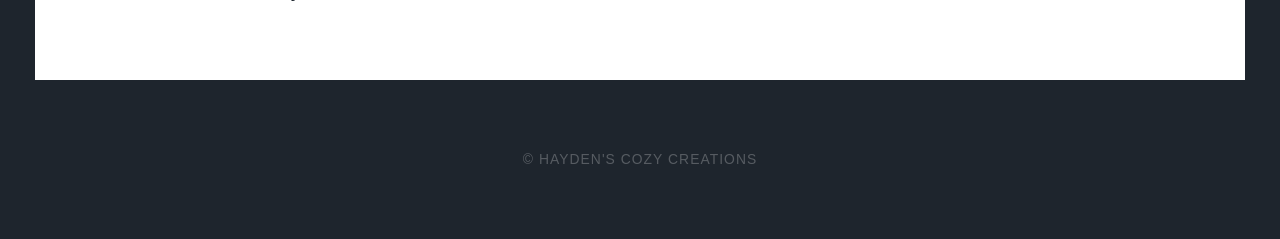
<file: gallery.html>
<!DOCTYPE html><html lang="en-gb"><head><meta charset="utf-8"><meta http-equiv="X-UA-Compatible" content="IE=edge"><meta name="viewport" content="width=device-width,initial-scale=1,user-scalable=no"><title>Gallery - Hayden&#x27;s Cozy Creations</title><meta name="description" content="Penguin Penguin Side Shot Octopus Octopus Side Shot Duck &amp; Mallard Duck &amp; Mallard Side Shot Bee Bee Side Shot Duck with Hat&hellip;"><meta name="generator" content="Publii Open-Source CMS for Static Site"><link rel="canonical" href="https://megahedron.github.io/haydenscozycreations/gallery.html"><link rel="alternate" type="application/atom+xml" href="https://megahedron.github.io/haydenscozycreations/feed.xml" title="Hayden&#x27;s Cozy Creations - RSS"><link rel="alternate" type="application/json" href="https://megahedron.github.io/haydenscozycreations/feed.json" title="Hayden&#x27;s Cozy Creations - JSON"><meta property="og:title" content="Gallery"><meta property="og:image" content="https://megahedron.github.io/haydenscozycreations/media/website/zaruq.jpg"><meta property="og:image:width" content="1024"><meta property="og:image:height" content="1024"><meta property="og:site_name" content="Hayden's Cozy Creations"><meta property="og:description" content="Penguin Penguin Side Shot Octopus Octopus Side Shot Duck &amp; Mallard Duck &amp; Mallard Side Shot Bee Bee Side Shot Duck with Hat&hellip;"><meta property="og:url" content="https://megahedron.github.io/haydenscozycreations/gallery.html"><meta property="og:type" content="article"><link rel="stylesheet" href="https://megahedron.github.io/haydenscozycreations/assets/css/fontawesome-all.min.css?v=85514f933f9e0b82460af63f1a403fa5"><link rel="stylesheet" href="https://megahedron.github.io/haydenscozycreations/assets/css/style.css?v=d934ed7aaa7cf8f9a968b7108ae8d969"><noscript><link rel="stylesheet" href="https://megahedron.github.io/haydenscozycreations/assets/css/noscript.css?v=efa867a99f5064d6729e4dc2008ad50b"></noscript><script type="application/ld+json">{"@context":"http://schema.org","@type":"Article","mainEntityOfPage":{"@type":"WebPage","@id":"https://megahedron.github.io/haydenscozycreations/gallery.html"},"headline":"Gallery","datePublished":"2026-05-23T20:30-04:00","dateModified":"2026-05-23T21:37-04:00","image":{"@type":"ImageObject","url":"https://megahedron.github.io/haydenscozycreations/media/website/zaruq.jpg","height":1024,"width":1024},"description":"Penguin Penguin Side Shot Octopus Octopus Side Shot Duck &amp; Mallard Duck &amp; Mallard Side Shot Bee Bee Side Shot Duck with Hat&hellip;","author":{"@type":"Person","name":"Hayden","url":"https://megahedron.github.io/haydenscozycreations/authors/hayden/"},"publisher":{"@type":"Organization","name":"Hayden","logo":{"@type":"ImageObject","url":"https://megahedron.github.io/haydenscozycreations/media/website/zaruq.jpg","height":1024,"width":1024}}}</script><style>#wrapper > .bg {
               background-image: url(https://megahedron.github.io/haydenscozycreations/assets/images/overlay.png), linear-gradient(0deg, rgba(0, 0, 0, 0.1), rgba(0, 0, 0, 0.1)), url(https://megahedron.github.io/haydenscozycreations/media/website/IMG_2759.jpeg);
           }</style><noscript><style>img[loading] {
                    opacity: 1;
                }</style></noscript><link rel="stylesheet" href="https://megahedron.github.io/haydenscozycreations/media/plugins/coreLightboxGallery/photoswipe.min.css"><style>:root {
		       	 --pswp-bg: #000000;
					 --pswp-placeholder-bg: rgba(38, 40, 44, 1);
					 --pswp-ui-bg: rgba(38, 40, 44, .5);
                --pswp-ui-color: #ffffff;
                --pswp-icon-stroke-width: 1.5;
                --pswp-icon-size: 24px;
            }

				.pswp--zoomed-in .pswp__zoom-icn-bar-v {
					display: none;
				}</style></head><body class="is-preload post-template"><div id="wrapper"><header id="header"><a class="logo logo-image" href="https://megahedron.github.io/haydenscozycreations/"><img src="https://megahedron.github.io/haydenscozycreations/media/website/zaruq.jpg" alt="Hayden&#x27;s Cozy Creations" width="1024" height="1024"></a></header><nav id="nav"><ul class="links"><li class="active"><a href="https://megahedron.github.io/haydenscozycreations/gallery.html" target="_self">Gallery</a></li><li><a href="https://megahedron.github.io/haydenscozycreations/about-me.html" target="_self">About Me</a></li><li><a href="https://megahedron.github.io/haydenscozycreations/contact.html" target="_self">Contact</a></li></ul></nav><main id="main"><article class="post"><header class="major"><time datetime="2026-05-23T20:30" class="date">May 23, 2026</time><h1>Gallery</h1><p class="post__inner"></p></header><div class="post__inner post__entry"><div class="gallery-wrapper gallery-wrapper--wide"><div class="gallery" data-is-empty="false" data-translation="Add images" data-columns="2"><figure class="gallery__item"><a href="https://megahedron.github.io/haydenscozycreations/media/posts/2/gallery/IMG_2706.jpeg" data-pswp-width="5712" data-pswp-height="4284"><img loading="lazy" src="https://megahedron.github.io/haydenscozycreations/media/posts/2/gallery/IMG_2706-thumbnail.jpeg" alt="" width="720" height="540"></a><figcaption>Penguin</figcaption></figure><figure class="gallery__item"><a href="https://megahedron.github.io/haydenscozycreations/media/posts/2/gallery/IMG_2707.jpeg" data-pswp-width="5712" data-pswp-height="4284"><img loading="lazy" src="https://megahedron.github.io/haydenscozycreations/media/posts/2/gallery/IMG_2707-thumbnail.jpeg" alt="" width="720" height="540"></a><figcaption>Penguin Side Shot</figcaption></figure><figure class="gallery__item"><a href="https://megahedron.github.io/haydenscozycreations/media/posts/2/gallery/IMG_2708.jpeg" data-pswp-width="5712" data-pswp-height="4284"><img loading="lazy" src="https://megahedron.github.io/haydenscozycreations/media/posts/2/gallery/IMG_2708-thumbnail.jpeg" alt="" width="720" height="540"></a><figcaption>Octopus</figcaption></figure><figure class="gallery__item"><a href="https://megahedron.github.io/haydenscozycreations/media/posts/2/gallery/IMG_2709.jpeg" data-pswp-width="5712" data-pswp-height="4284"><img loading="lazy" src="https://megahedron.github.io/haydenscozycreations/media/posts/2/gallery/IMG_2709-thumbnail.jpeg" alt="" width="720" height="540"></a><figcaption>Octopus Side Shot</figcaption></figure><figure class="gallery__item"><a href="https://megahedron.github.io/haydenscozycreations/media/posts/2/gallery/IMG_2718.jpeg" data-pswp-width="5712" data-pswp-height="4284"><img loading="lazy" src="https://megahedron.github.io/haydenscozycreations/media/posts/2/gallery/IMG_2718-thumbnail.jpeg" alt="" width="720" height="540"></a><figcaption>Duck &amp; Mallard</figcaption></figure><figure class="gallery__item"><a href="https://megahedron.github.io/haydenscozycreations/media/posts/2/gallery/IMG_2719-2.jpeg" data-pswp-width="5712" data-pswp-height="4284"><img loading="lazy" src="https://megahedron.github.io/haydenscozycreations/media/posts/2/gallery/IMG_2719-2-thumbnail.jpeg" alt="" width="720" height="540"></a><figcaption>Duck &amp; Mallard Side Shot</figcaption></figure><figure class="gallery__item"><a href="https://megahedron.github.io/haydenscozycreations/media/posts/2/gallery/IMG_2726.jpeg" data-pswp-width="5712" data-pswp-height="4284"><img loading="lazy" src="https://megahedron.github.io/haydenscozycreations/media/posts/2/gallery/IMG_2726-thumbnail.jpeg" alt="" width="720" height="540"></a><figcaption>Bee</figcaption></figure><figure class="gallery__item"><a href="https://megahedron.github.io/haydenscozycreations/media/posts/2/gallery/IMG_2721.jpeg" data-pswp-width="4284" data-pswp-height="5712"><img loading="lazy" src="https://megahedron.github.io/haydenscozycreations/media/posts/2/gallery/IMG_2721-thumbnail.jpeg" alt="" width="720" height="960"></a><figcaption>Bee Side Shot</figcaption></figure><figure class="gallery__item"><a href="https://megahedron.github.io/haydenscozycreations/media/posts/2/gallery/IMG_2722.jpeg" data-pswp-width="4284" data-pswp-height="5712"><img loading="lazy" src="https://megahedron.github.io/haydenscozycreations/media/posts/2/gallery/IMG_2722-thumbnail.jpeg" alt="" width="720" height="960"></a><figcaption>Duck with Hat</figcaption></figure><figure class="gallery__item"><a href="https://megahedron.github.io/haydenscozycreations/media/posts/2/gallery/IMG_2725.jpeg" data-pswp-width="4284" data-pswp-height="5712"><img loading="lazy" src="https://megahedron.github.io/haydenscozycreations/media/posts/2/gallery/IMG_2725-thumbnail.jpeg" alt="" width="720" height="960"></a><figcaption>Duck with Hat Side Shot</figcaption></figure><figure class="gallery__item"><a href="https://megahedron.github.io/haydenscozycreations/media/posts/2/gallery/IMG_2728.jpeg" data-pswp-width="4284" data-pswp-height="5712"><img loading="lazy" src="https://megahedron.github.io/haydenscozycreations/media/posts/2/gallery/IMG_2728-thumbnail.jpeg" alt="" width="720" height="960"></a><figcaption>Axolatl</figcaption></figure><figure class="gallery__item"><a href="https://megahedron.github.io/haydenscozycreations/media/posts/2/gallery/IMG_2729.jpeg" data-pswp-width="4284" data-pswp-height="5712"><img loading="lazy" src="https://megahedron.github.io/haydenscozycreations/media/posts/2/gallery/IMG_2729-thumbnail.jpeg" alt="" width="720" height="960"></a><figcaption>Axolatl Side Shot</figcaption></figure><figure class="gallery__item"><a href="https://megahedron.github.io/haydenscozycreations/media/posts/2/gallery/IMG_2730.jpeg" data-pswp-width="3024" data-pswp-height="4032"><img loading="lazy" src="https://megahedron.github.io/haydenscozycreations/media/posts/2/gallery/IMG_2730-thumbnail.jpeg" alt="" width="720" height="960"></a><figcaption>Frog</figcaption></figure><figure class="gallery__item"><a href="https://megahedron.github.io/haydenscozycreations/media/posts/2/gallery/IMG_2731.jpeg" data-pswp-width="3024" data-pswp-height="4032"><img loading="lazy" src="https://megahedron.github.io/haydenscozycreations/media/posts/2/gallery/IMG_2731-thumbnail.jpeg" alt="" width="720" height="960"></a><figcaption>Frog Side Shot</figcaption></figure><figure class="gallery__item"><a href="https://megahedron.github.io/haydenscozycreations/media/posts/2/gallery/IMG_2734.jpeg" data-pswp-width="4284" data-pswp-height="5712"><img loading="lazy" src="https://megahedron.github.io/haydenscozycreations/media/posts/2/gallery/IMG_2734-thumbnail.jpeg" alt="" width="720" height="960"></a><figcaption>Loaf Cat</figcaption></figure><figure class="gallery__item"><a href="https://megahedron.github.io/haydenscozycreations/media/posts/2/gallery/IMG_2735.jpeg" data-pswp-width="4284" data-pswp-height="5712"><img loading="lazy" src="https://megahedron.github.io/haydenscozycreations/media/posts/2/gallery/IMG_2735-thumbnail.jpeg" alt="" width="720" height="960"></a><figcaption>Loaf Cat Side Shot</figcaption></figure><figure class="gallery__item"><a href="https://megahedron.github.io/haydenscozycreations/media/posts/2/gallery/IMG_2737.jpeg" data-pswp-width="3024" data-pswp-height="4032"><img loading="lazy" src="https://megahedron.github.io/haydenscozycreations/media/posts/2/gallery/IMG_2737-thumbnail.jpeg" alt="" width="720" height="960"></a><figcaption>Mini Penguin</figcaption></figure><figure class="gallery__item"><a href="https://megahedron.github.io/haydenscozycreations/media/posts/2/gallery/IMG_2739.jpeg" data-pswp-width="3024" data-pswp-height="4032"><img loading="lazy" src="https://megahedron.github.io/haydenscozycreations/media/posts/2/gallery/IMG_2739-thumbnail.jpeg" alt="" width="720" height="960"></a><figcaption>Mini Penguin Side Shot</figcaption></figure><figure class="gallery__item"><a href="https://megahedron.github.io/haydenscozycreations/media/posts/2/gallery/IMG_2732.jpeg" data-pswp-width="3024" data-pswp-height="4032"><img loading="lazy" src="https://megahedron.github.io/haydenscozycreations/media/posts/2/gallery/IMG_2732-thumbnail.jpeg" alt="" width="720" height="960"></a><figcaption>Gummy Bear</figcaption></figure><figure class="gallery__item"><a href="https://megahedron.github.io/haydenscozycreations/media/posts/2/gallery/IMG_2733.jpeg" data-pswp-width="3024" data-pswp-height="4032"><img loading="lazy" src="https://megahedron.github.io/haydenscozycreations/media/posts/2/gallery/IMG_2733-thumbnail.jpeg" alt="" width="720" height="960"></a><figcaption>Gummy Bear Side Shot</figcaption></figure><figure class="gallery__item"><a href="https://megahedron.github.io/haydenscozycreations/media/posts/2/gallery/IMG_2740.jpeg" data-pswp-width="3024" data-pswp-height="4032"><img loading="lazy" src="https://megahedron.github.io/haydenscozycreations/media/posts/2/gallery/IMG_2740-thumbnail.jpeg" alt="" width="720" height="960"></a><figcaption>Jellyfish</figcaption></figure><figure class="gallery__item"><a href="https://megahedron.github.io/haydenscozycreations/media/posts/2/gallery/IMG_2741.jpeg" data-pswp-width="3024" data-pswp-height="4032"><img loading="lazy" src="https://megahedron.github.io/haydenscozycreations/media/posts/2/gallery/IMG_2741-thumbnail.jpeg" alt="" width="720" height="960"></a><figcaption>Jellyfish Side Shot</figcaption></figure><figure class="gallery__item"><a href="https://megahedron.github.io/haydenscozycreations/media/posts/2/gallery/IMG_2742.jpeg" data-pswp-width="3024" data-pswp-height="4032"><img loading="lazy" src="https://megahedron.github.io/haydenscozycreations/media/posts/2/gallery/IMG_2742-thumbnail.jpeg" alt="" width="720" height="960"></a><figcaption>Mama and Baby Chick</figcaption></figure><figure class="gallery__item"><a href="https://megahedron.github.io/haydenscozycreations/media/posts/2/gallery/IMG_2744.jpeg" data-pswp-width="3024" data-pswp-height="4032"><img loading="lazy" src="https://megahedron.github.io/haydenscozycreations/media/posts/2/gallery/IMG_2744-thumbnail.jpeg" alt="" width="720" height="960"></a><figcaption>Mama and Baby Chick Side Shot</figcaption></figure><figure class="gallery__item"><a href="https://megahedron.github.io/haydenscozycreations/media/posts/2/gallery/IMG_2745.jpeg" data-pswp-width="3024" data-pswp-height="4032"><img loading="lazy" src="https://megahedron.github.io/haydenscozycreations/media/posts/2/gallery/IMG_2745-thumbnail.jpeg" alt="" width="720" height="960"></a><figcaption>Pickle</figcaption></figure><figure class="gallery__item"><a href="https://megahedron.github.io/haydenscozycreations/media/posts/2/gallery/IMG_2746.jpeg" data-pswp-width="3024" data-pswp-height="4032"><img loading="lazy" src="https://megahedron.github.io/haydenscozycreations/media/posts/2/gallery/IMG_2746-thumbnail.jpeg" alt="" width="720" height="960"></a><figcaption>Pickle Side Shot</figcaption></figure><figure class="gallery__item"><a href="https://megahedron.github.io/haydenscozycreations/media/posts/2/gallery/IMG_2749.jpeg" data-pswp-width="3024" data-pswp-height="4032"><img loading="lazy" src="https://megahedron.github.io/haydenscozycreations/media/posts/2/gallery/IMG_2749-thumbnail.jpeg" alt="" width="720" height="960"></a><figcaption>Mushie Boy</figcaption></figure><figure class="gallery__item"><a href="https://megahedron.github.io/haydenscozycreations/media/posts/2/gallery/IMG_2750.jpeg" data-pswp-width="3024" data-pswp-height="4032"><img loading="lazy" src="https://megahedron.github.io/haydenscozycreations/media/posts/2/gallery/IMG_2750-thumbnail.jpeg" alt="" width="720" height="960"></a><figcaption>Muchie Boy Side Shot</figcaption></figure><figure class="gallery__item"><a href="https://megahedron.github.io/haydenscozycreations/media/posts/2/gallery/IMG_2753.jpeg" data-pswp-width="3024" data-pswp-height="4032"><img loading="lazy" src="https://megahedron.github.io/haydenscozycreations/media/posts/2/gallery/IMG_2753-thumbnail.jpeg" alt="" width="720" height="960"></a><figcaption>JUMBO Mallard</figcaption></figure><figure class="gallery__item"><a href="https://megahedron.github.io/haydenscozycreations/media/posts/2/gallery/IMG_2754.jpeg" data-pswp-width="3024" data-pswp-height="4032"><img loading="lazy" src="https://megahedron.github.io/haydenscozycreations/media/posts/2/gallery/IMG_2754-thumbnail.jpeg" alt="" width="720" height="960"></a><figcaption>JUMBO Mallard Side Shot</figcaption></figure><figure class="gallery__item"><a href="https://megahedron.github.io/haydenscozycreations/media/posts/2/gallery/IMG_2751.jpeg" data-pswp-width="3024" data-pswp-height="4032"><img loading="lazy" src="https://megahedron.github.io/haydenscozycreations/media/posts/2/gallery/IMG_2751-thumbnail.jpeg" alt="" width="720" height="960"></a><figcaption>Mini Dino</figcaption></figure><figure class="gallery__item"><a href="https://megahedron.github.io/haydenscozycreations/media/posts/2/gallery/IMG_2752.jpeg" data-pswp-width="3024" data-pswp-height="4032"><img loading="lazy" src="https://megahedron.github.io/haydenscozycreations/media/posts/2/gallery/IMG_2752-thumbnail.jpeg" alt="" width="720" height="960"></a><figcaption>Mini Dino Side Shot</figcaption></figure><figure class="gallery__item"><a href="https://megahedron.github.io/haydenscozycreations/media/posts/2/gallery/IMG_2748.jpeg" data-pswp-width="3024" data-pswp-height="4032"><img loading="lazy" src="https://megahedron.github.io/haydenscozycreations/media/posts/2/gallery/IMG_2748-thumbnail.jpeg" alt="" width="720" height="960"></a><figcaption>Mini Whale</figcaption></figure><figure class="gallery__item"><a href="https://megahedron.github.io/haydenscozycreations/media/posts/2/gallery/IMG_2747.jpeg" data-pswp-width="3024" data-pswp-height="4032"><img loading="lazy" src="https://megahedron.github.io/haydenscozycreations/media/posts/2/gallery/IMG_2747-thumbnail.jpeg" alt="" width="720" height="960"></a><figcaption>Mini Whale Side Shot</figcaption></figure></div></div></div><footer class="post__inner post__footer"><p class="post__last-updated">This article was updated on May 23, 2026</p><div class="post__share-tag-container"><div class="post__share"><button class="post__share-button js-post__share-button icon" aria-label="Share button"><i class="fas fa-share-alt"></i></button><div class="post__share-popup js-post__share-popup"></div></div></div><div class="post__bio"><div><h3><a href="https://megahedron.github.io/haydenscozycreations/authors/hayden/" class="invert" rel="author">Hayden</a></h3></div></div></footer></article></main><footer id="copyright"><ul><li>© Hayden's Cozy Creations</li></ul></footer></div><script src="https://megahedron.github.io/haydenscozycreations/assets/js/jquery.min.js?v=c9771cc3e90e18f5336eedbd0fffb2cf"></script><script src="https://megahedron.github.io/haydenscozycreations/assets/js/jquery.scrollex.min.js?v=f89065e3d988006af9791b44561d7c90"></script><script src="https://megahedron.github.io/haydenscozycreations/assets/js/jquery.scrolly.min.js?v=1ed5a78bde1476875a40f6b9ff44fc14"></script><script src="https://megahedron.github.io/haydenscozycreations/assets/js/browser.min.js?v=c07298dd19048a8a69ad97e754dfe8d0"></script><script src="https://megahedron.github.io/haydenscozycreations/assets/js/breakpoints.min.js?v=81a479eb099e3b187613943b085923b8"></script><script src="https://megahedron.github.io/haydenscozycreations/assets/js/util.min.js?v=4201a626f8c9b614a663b3a1d7d82615"></script><script src="https://megahedron.github.io/haydenscozycreations/assets/js/main.min.js?v=56233c354bd814758be8bff42f7e13a5"></script><script>/*<![CDATA[*/var images=document.querySelectorAll("img[loading]");for(var i=0;i<images.length;i++){if(images[i].complete){images[i].classList.add("is-loaded")}else{images[i].addEventListener("load",function(){this.classList.add("is-loaded")},false)}};/*]]>*/</script><script type="module">import PhotoSwipeLightbox from 'https://megahedron.github.io/haydenscozycreations/media/plugins/coreLightboxGallery/photoswipe-lightbox.esm.min.js';
				 const galleries = document.querySelectorAll('.gallery');
				 galleries.forEach(gallery => {
					  const lightbox = new PhotoSwipeLightbox({
							gallery: gallery,
children: 'figure',
mainClass: 'pswp--custom-bg',
showHideAnimationType: 'zoom',
showAnimationDuration: 333,
hideAnimationDuration: 333,
easing: 'cubic-bezier(.4,0,.22,1)',
initialZoomLevel: 'fit',
secondaryZoomLevel: 'fill',
imageClickAction: 'zoom-or-close',
spacing: 0.1,
loop: true,
wheelToZoom: false,
escKey: true,
arrowKeys: true,
padding: {"top":0,"bottom":0,"left":0,"right":0},
arrowPrev: true,
arrowNext: true,
close: true,
zoom: true,
counter: true,
preload: [1, 2],
bgOpacity: 0.6,
arrowPrevSVG: `<svg viewBox="0 0 24 24" stroke="currentColor" stroke-linecap="round" stroke-linejoin="round" fill="none" class="pswp__icn" aria-hidden="true"><path d="M21 12L3 12M3 12L11.5 3.5M3 12L11.5 20.5"></path></svg>`,
arrowNextSVG: `<svg viewBox="0 0 24 24" stroke="currentColor" stroke-linecap="round" stroke-linejoin="round" fill="none" class="pswp__icn" aria-hidden="true"><path d="M21 12L3 12M3 12L11.5 3.5M3 12L11.5 20.5"></path></svg>`,
closeSVG: `<svg viewBox="0 0 24 24" stroke="currentColor" stroke-linecap="round" stroke-linejoin="round" fill="none" class="pswp__icn" aria-hidden="true"><path d="M6.75827 17.2426L12.0009 12M17.2435 6.75736L12.0009 12M12.0009 12L6.75827 6.75736M12.0009 12L17.2435 17.2426"></path></svg>`,
zoomSVG: `<svg viewBox="0 0 24 24" fill="none" stroke="currentColor" stroke-linecap="round" stroke-linejoin="round" class="pswp__icn" aria-hidden="true"><path d="M8 11H14"></path><path class="pswp__zoom-icn-bar-v" d="M11 8V14"></path><path d="M17 17L21 21"></path><path d="M3 11C3 15.4183 6.58172 19 11 19C13.213 19 15.2161 18.1015 16.6644 16.6493C18.1077 15.2022 19 13.2053 19 11C19 6.58172 15.4183 3 11 3C6.58172 3 3 6.58172 3 11Z"></path></svg>`,
                    pswpModule: () => import('https://megahedron.github.io/haydenscozycreations/media/plugins/coreLightboxGallery/photoswipe.esm.min.js'),

					  });
					  
				 lightbox.on('uiRegister', () => {
					  
				 lightbox.pswp.ui.registerElement({
					  name: 'download-button',
					  order: 8,
					  isButton: true,
					  tagName: 'a',
					  html: `<svg stroke="currentColor" stroke-linecap="round" stroke-linejoin="round" viewBox="0 0 24 24" fill="none" class="pswp__icn" aria-hidden="true"><path d="M6 20L18 20"></path><path d="M12 4V16M12 16L15.5 12.5M12 16L8.5 12.5"></path></svg>`,
					  onInit: (el, pswp) => {
							el.setAttribute('download', '');
							el.setAttribute('target', '_blank');
							el.setAttribute('rel', 'noopener');
							pswp.on('change', () => {
								 el.href = pswp.currSlide.data.src;
							});
					  }
				 });
			

				 lightbox.pswp.ui.registerElement({
					  name: 'custom-caption',
					  order: 9,
					  isButton: false,
					  appendTo: 'root',
					  html: '',
					  onInit: (el, pswp) => {
							pswp.on('change', () => {
								 const currSlideElement = pswp.currSlide.data.element.closest('figure');
								 let captionHTML = '';
								 if (currSlideElement) {
									  const figCaption = currSlideElement.querySelector('figcaption');
									  if (figCaption) {
											captionHTML = figCaption.innerHTML;
									  } else {
											captionHTML = currSlideElement.querySelector('img')?.getAttribute('alt') || '';
									  }
								 }
								 if (captionHTML.trim()) {
									  el.innerHTML = captionHTML;
									  el.classList.remove('hidden-caption-content'); 
								 } else {
									  el.innerHTML = '';
									  el.classList.add('hidden-caption-content'); 
								 }
							});
					  }
				 });
			
				 });
			
					  lightbox.init();
				 });</script></body></html>
</file>
